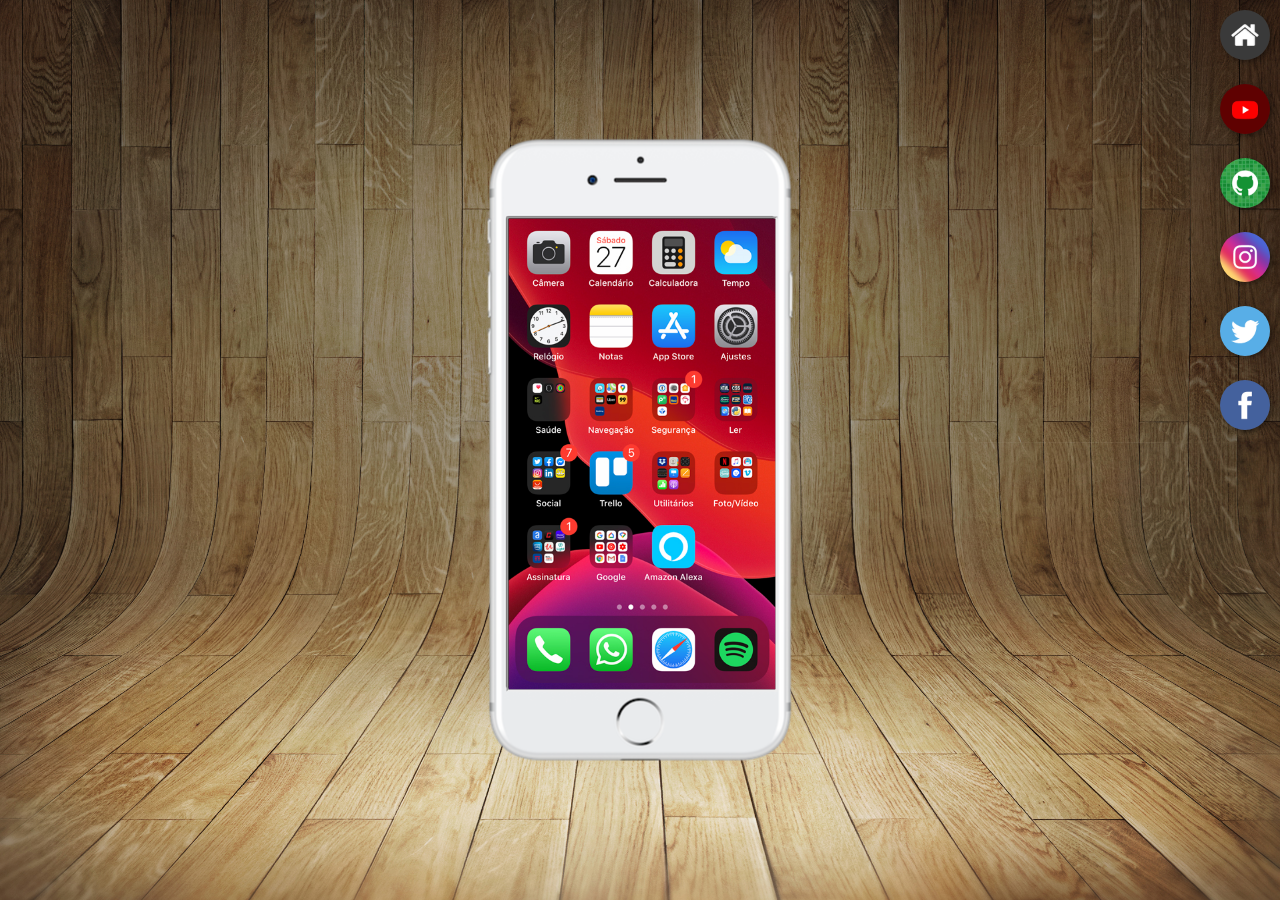
<file: index.html>
<!DOCTYPE html>
<html lang="en">
<head>
  <meta charset="UTF-8">
  <meta http-equiv="X-UA-Compatible" content="IE=edge">
  <meta name="viewport" content="width=device-width, initial-scale=1.0">
  <link rel="stylesheet" href="estilos/style.css">
  <link rel="shortcut icon" href="favicon.ico" type="image/x-icon">
  <title>Projeto Redes Sociais</title>
</head>
<body>
  <main>
    <section id="telefone">

      <iframe src="home.html" name="tela" id="tela">
        <p>Seu navegador não é compatível com isso.</p>
      </iframe>

    </section>

    <section id="redes-sociais">
      <a href="home.html" target="tela"><img src="imagens/logo-home.jpg" alt="Home"></a><br>
      <a href="youtube.html" target="tela"><img src="imagens/logo-youtube.jpg" alt="YouTube"></a><br>
      <a href="github.html" target="tela"><img src="imagens/logo-github.jpg" alt="GitHub"></a><br>
      <a href="instagram.html" target="tela"><img src="imagens/logo-instagram.jpg" alt="Instagram"></a><br>
      <a href="twitter.html" target="tela"><img src="imagens/logo-twitter.jpg" alt="Twitter"></a><br>
      <a href="facebook.html" target="tela"><img src="imagens/logo-facebook.jpg" alt="Facebook"></a>
    </section>
  </main>
</body>
</html>
</file>
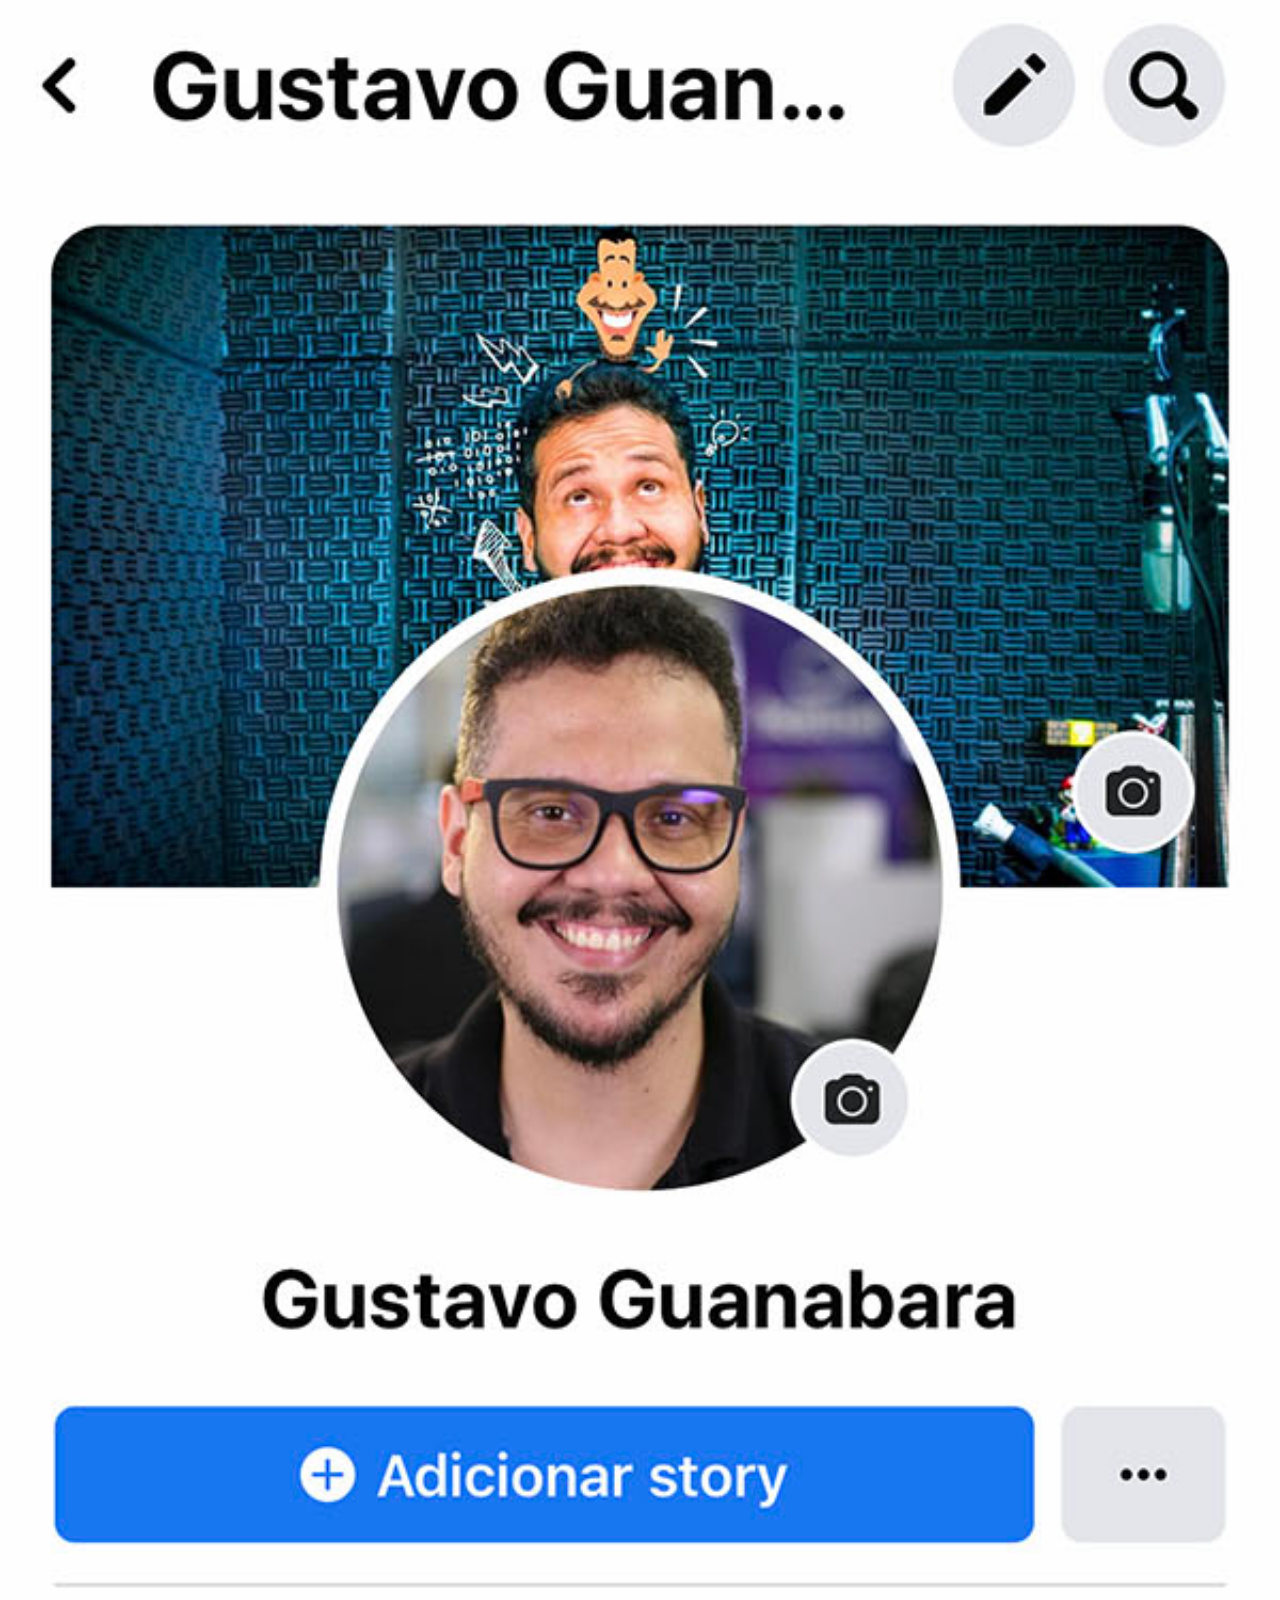
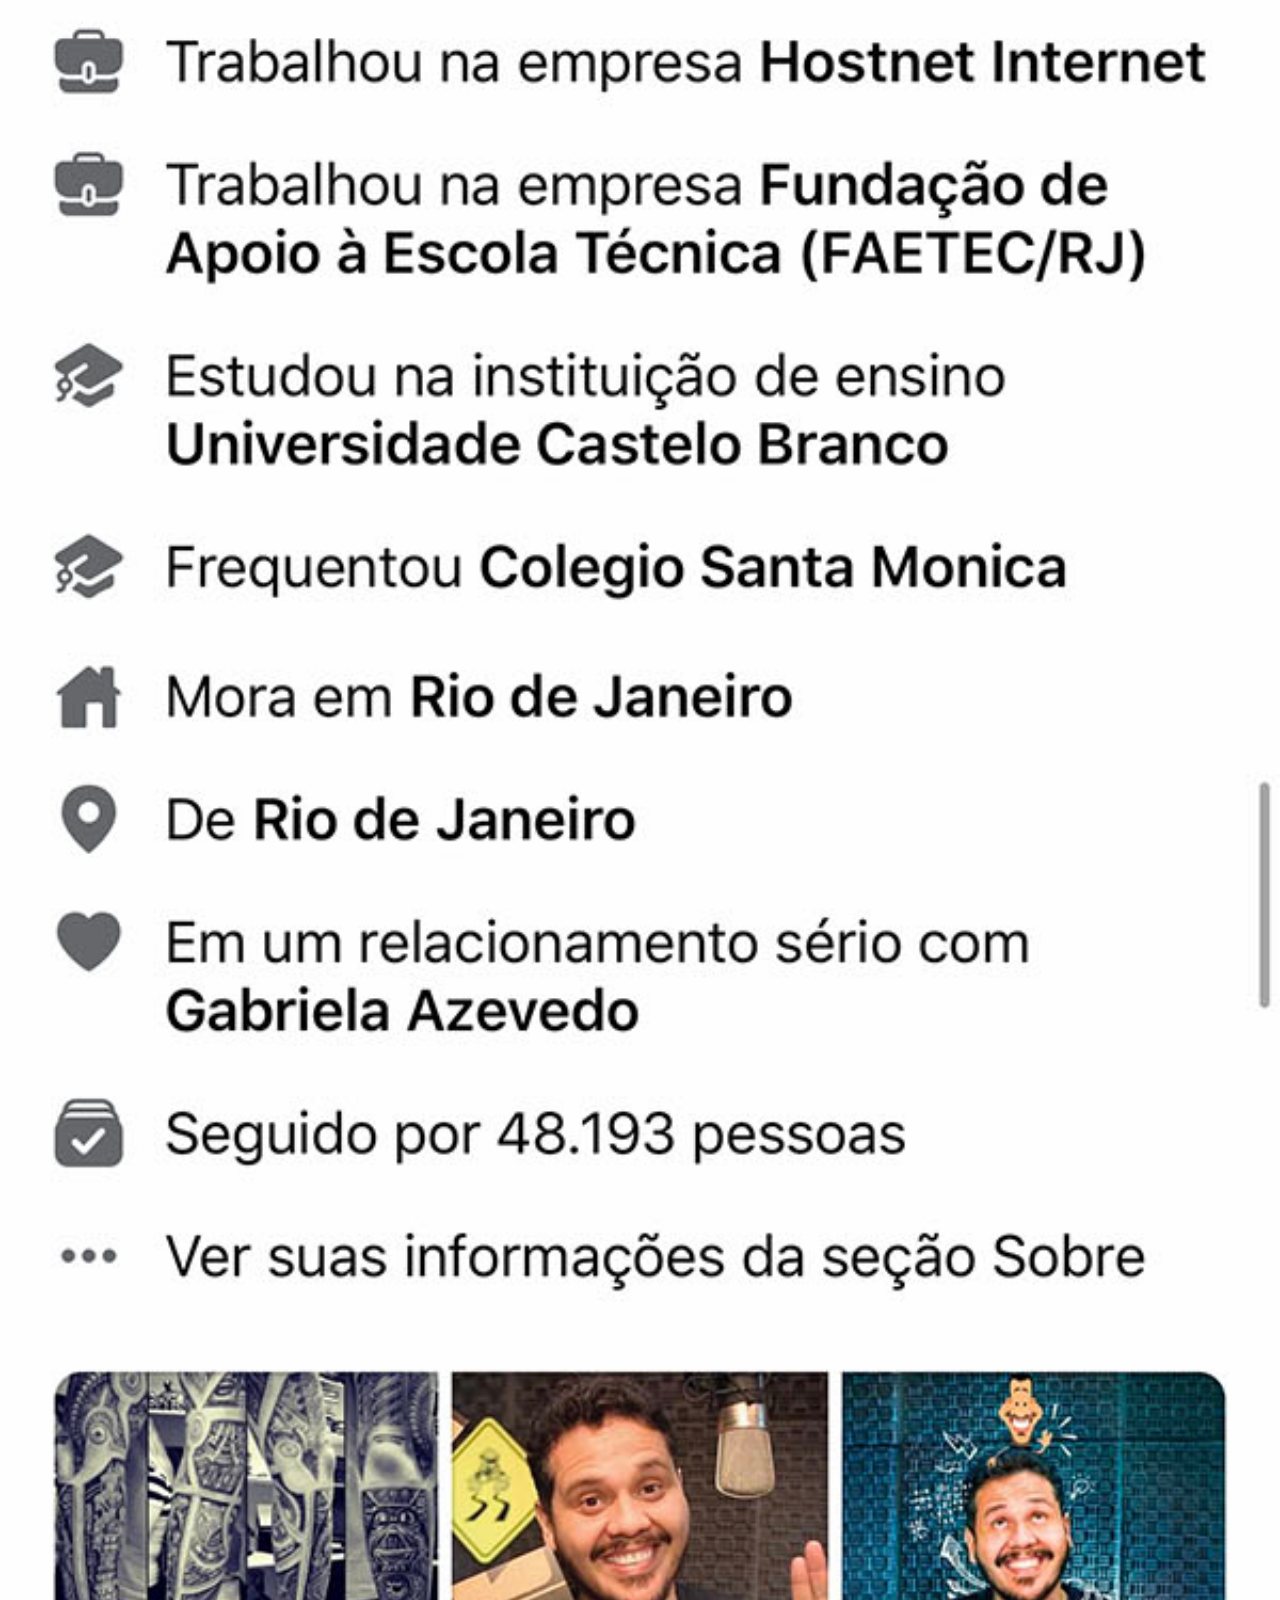
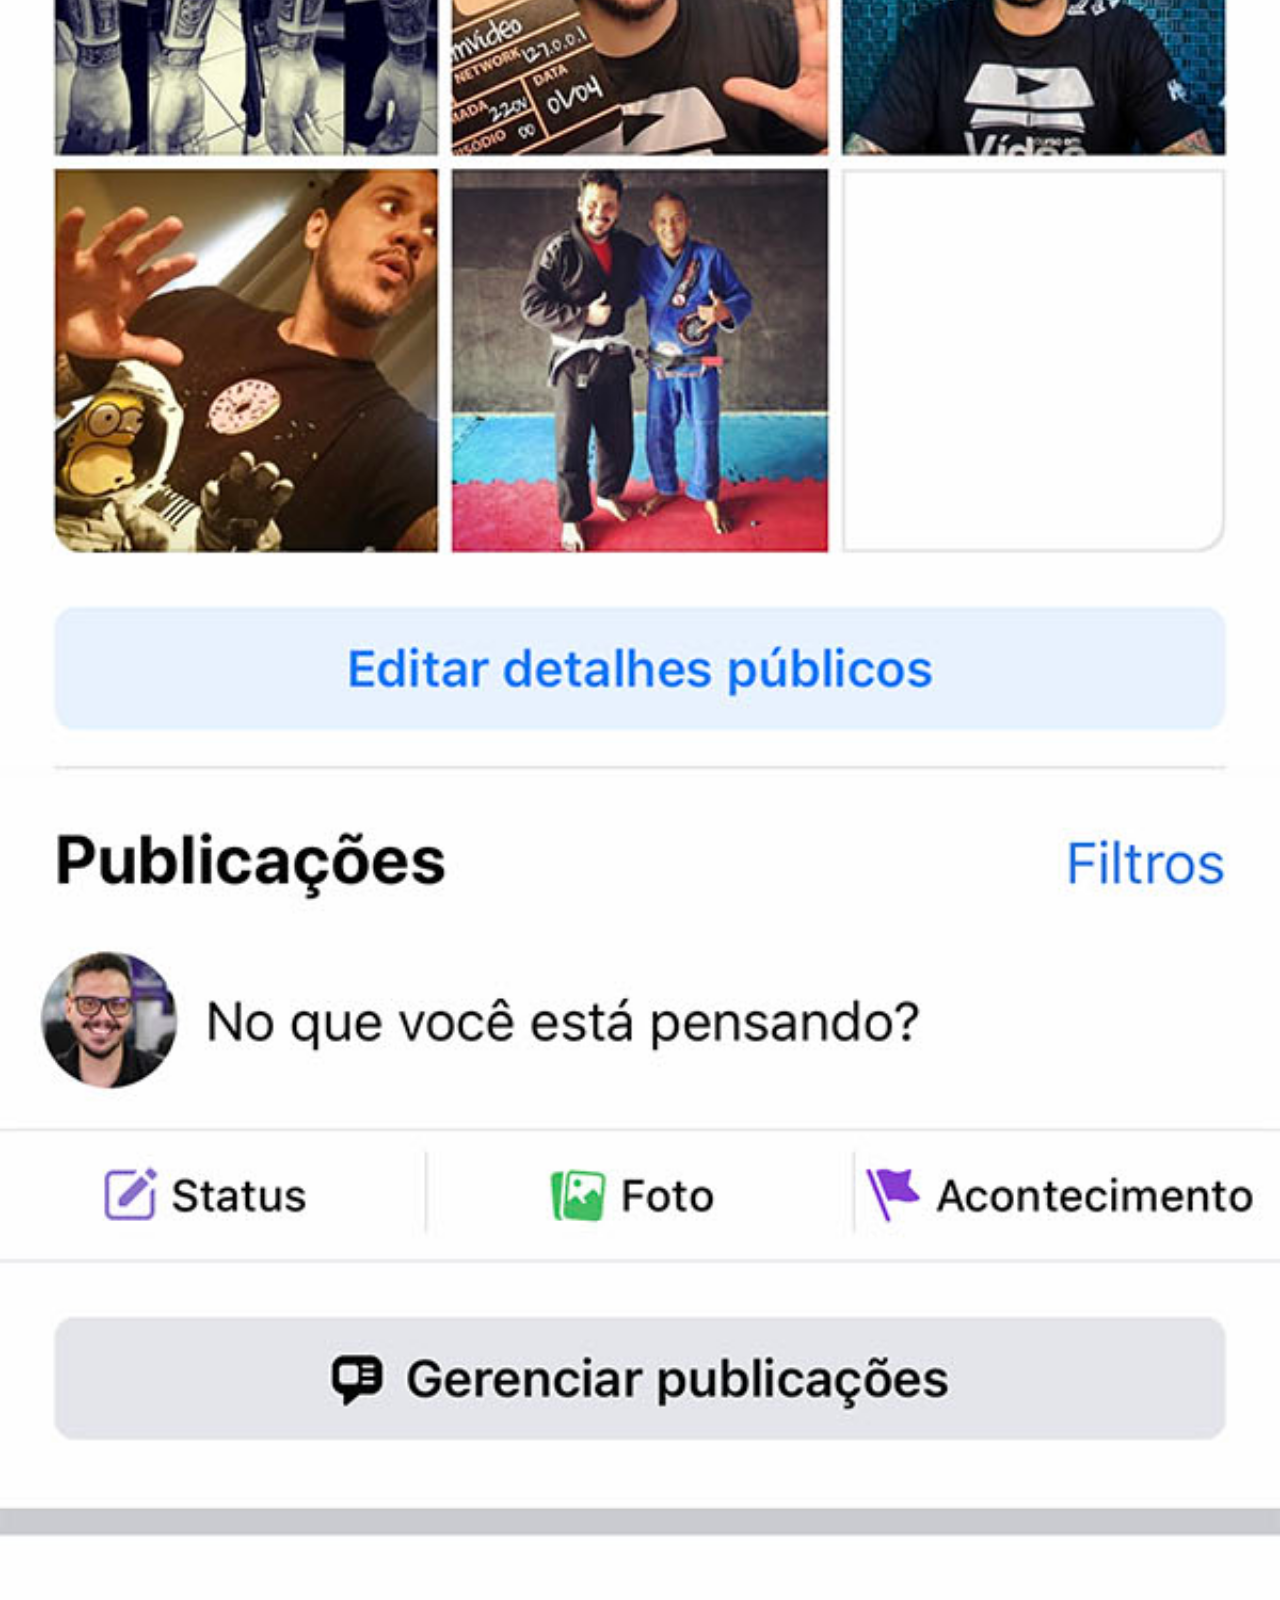
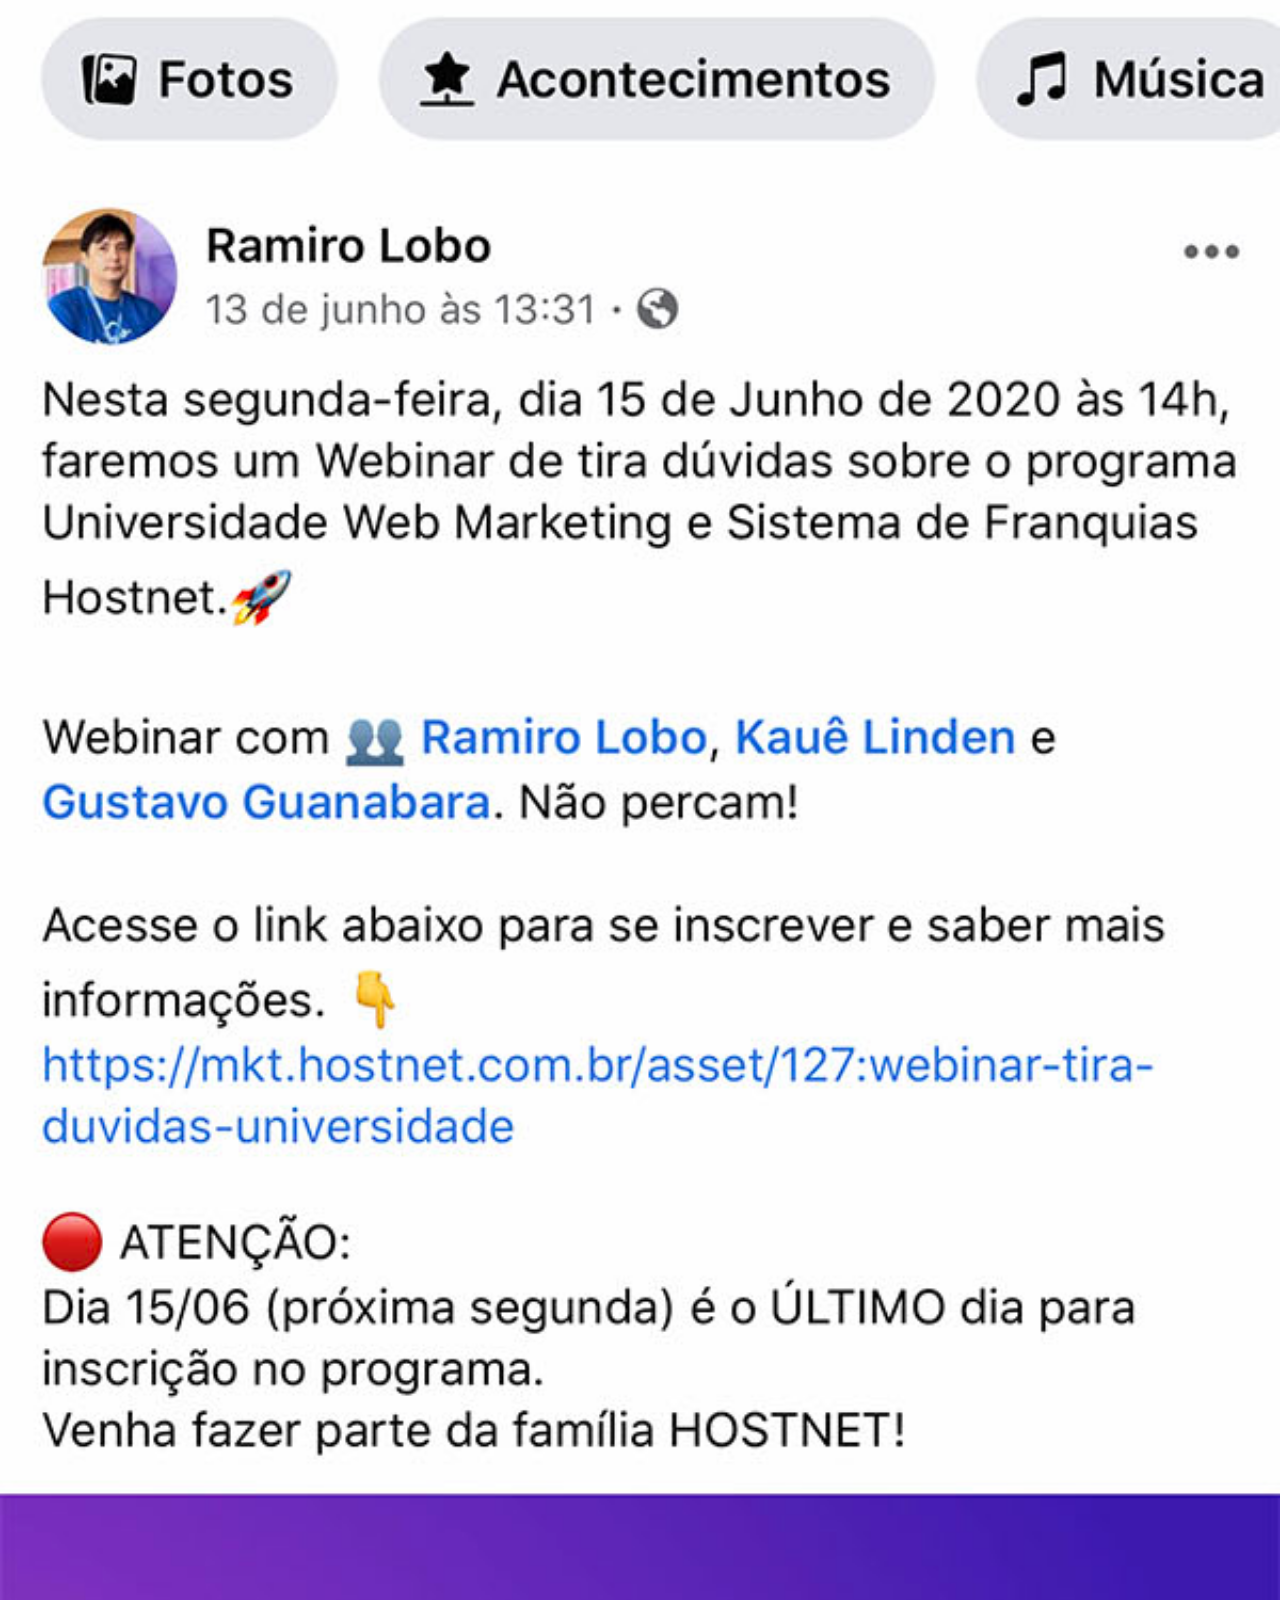
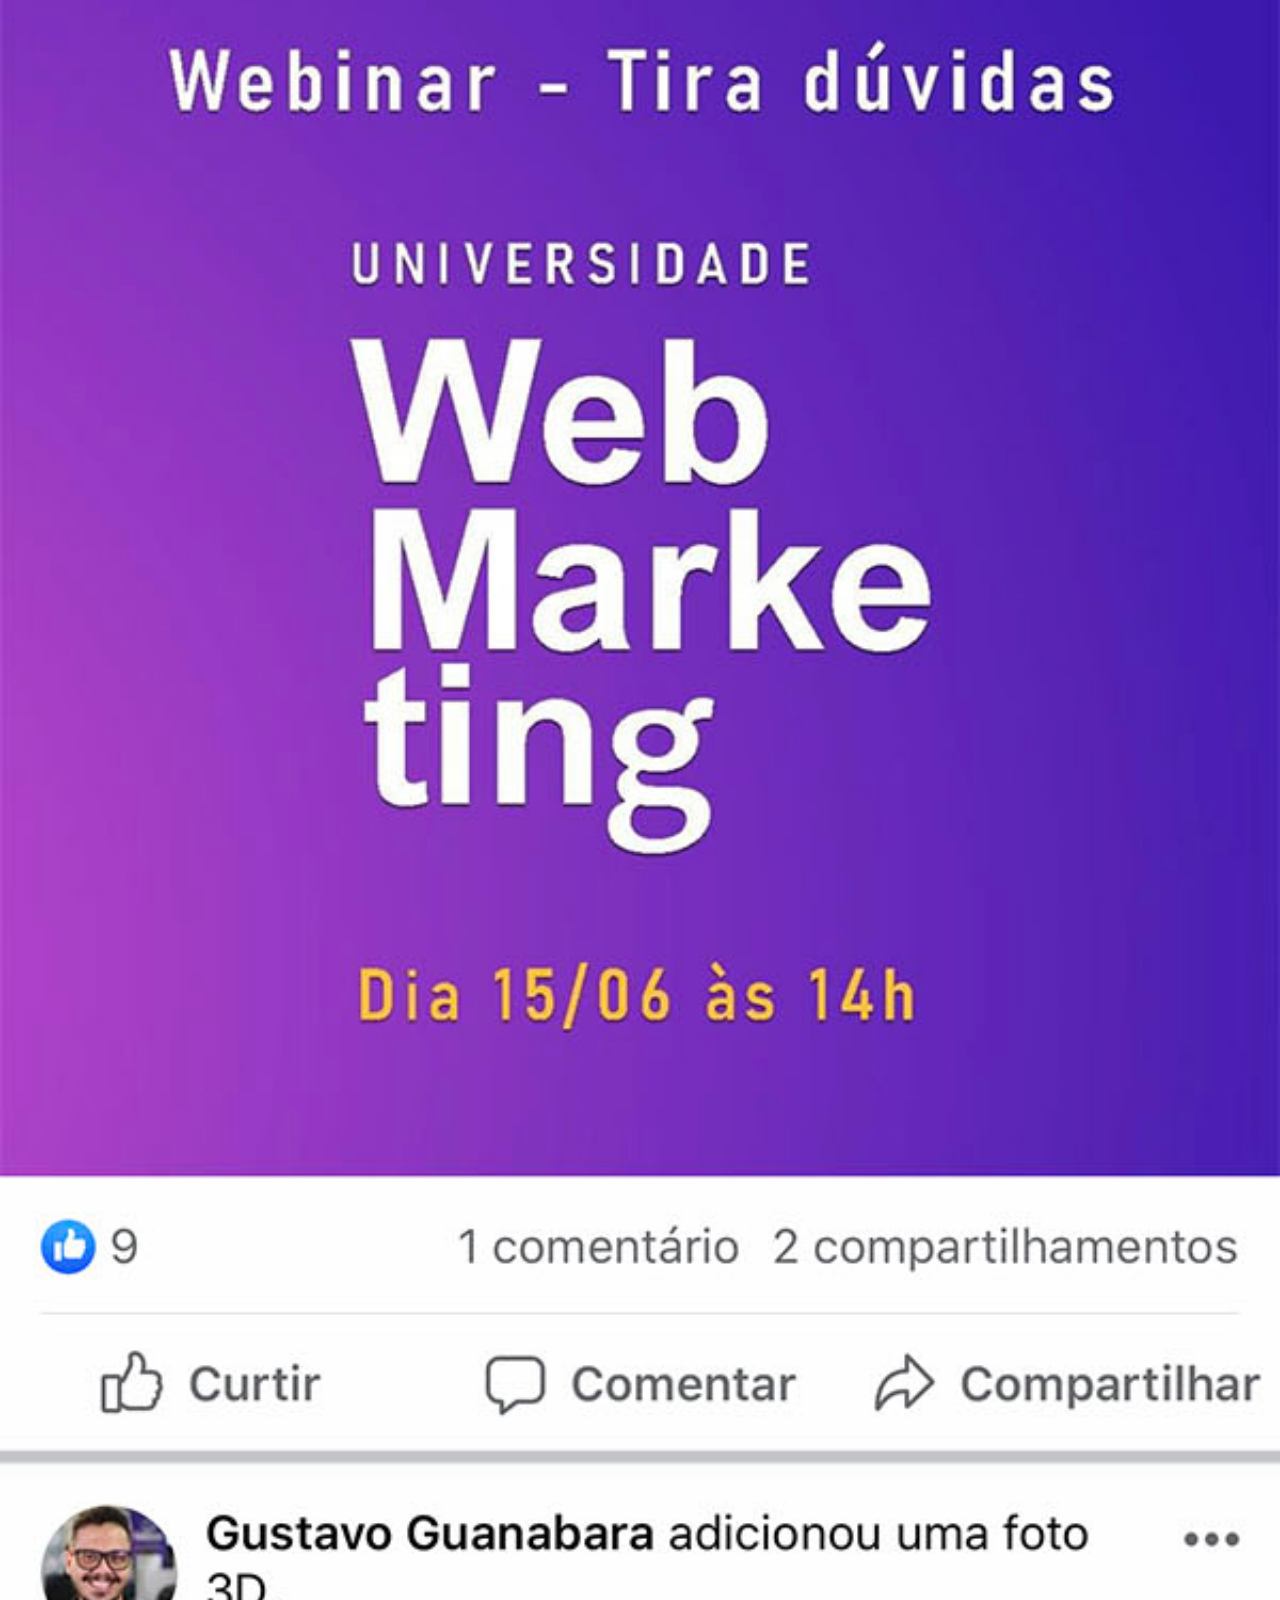
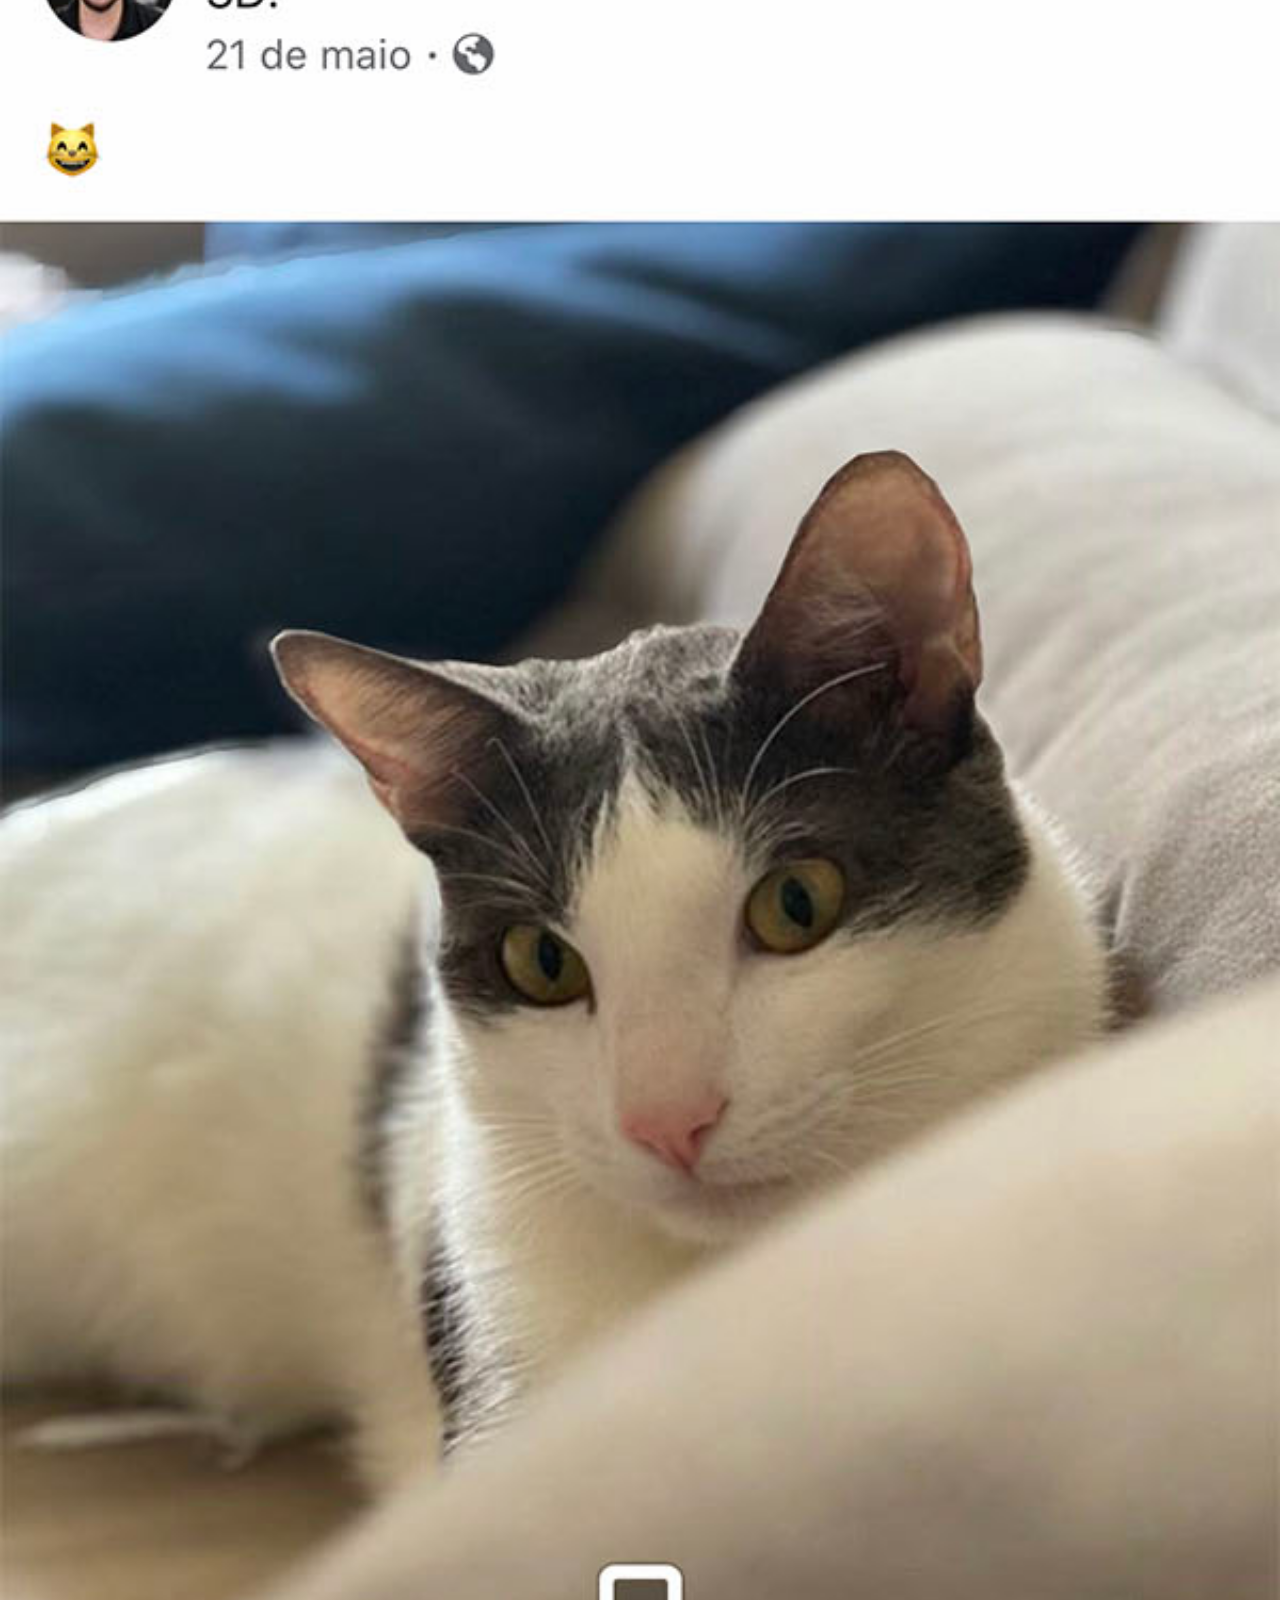
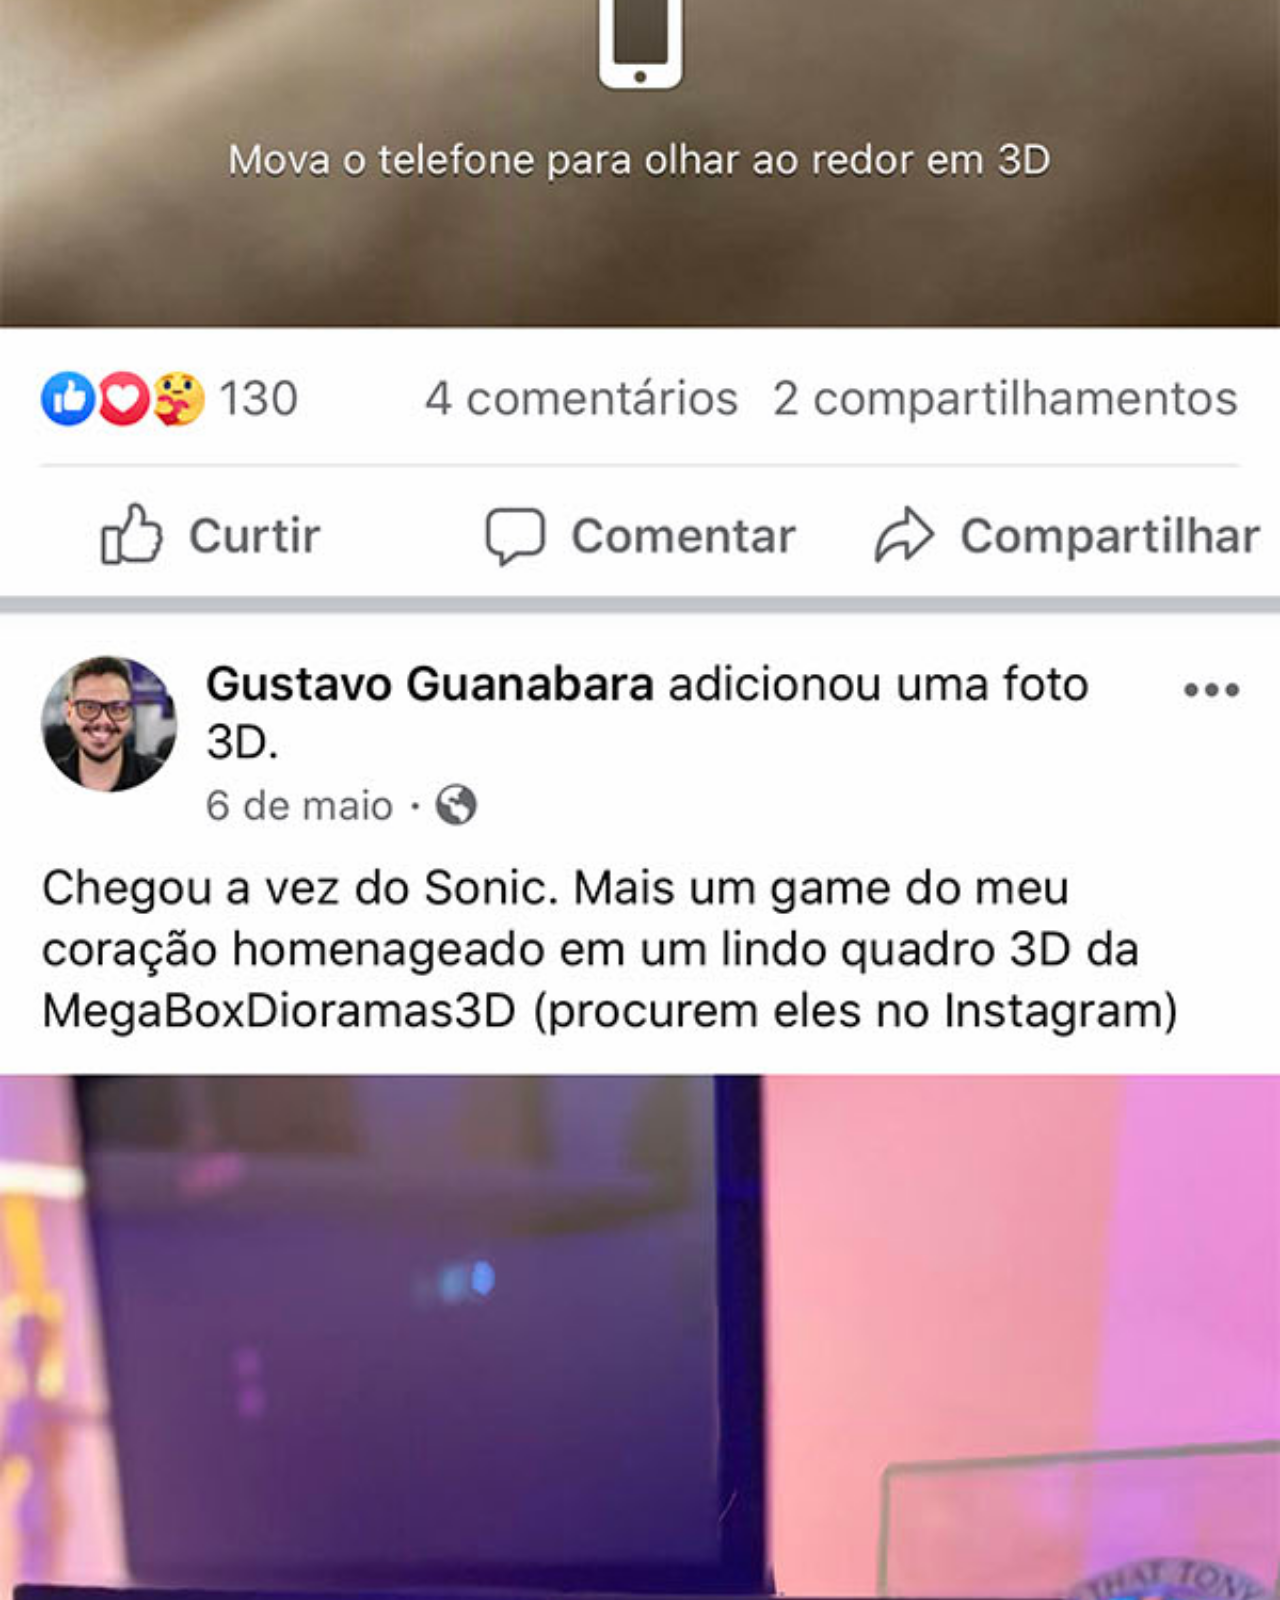
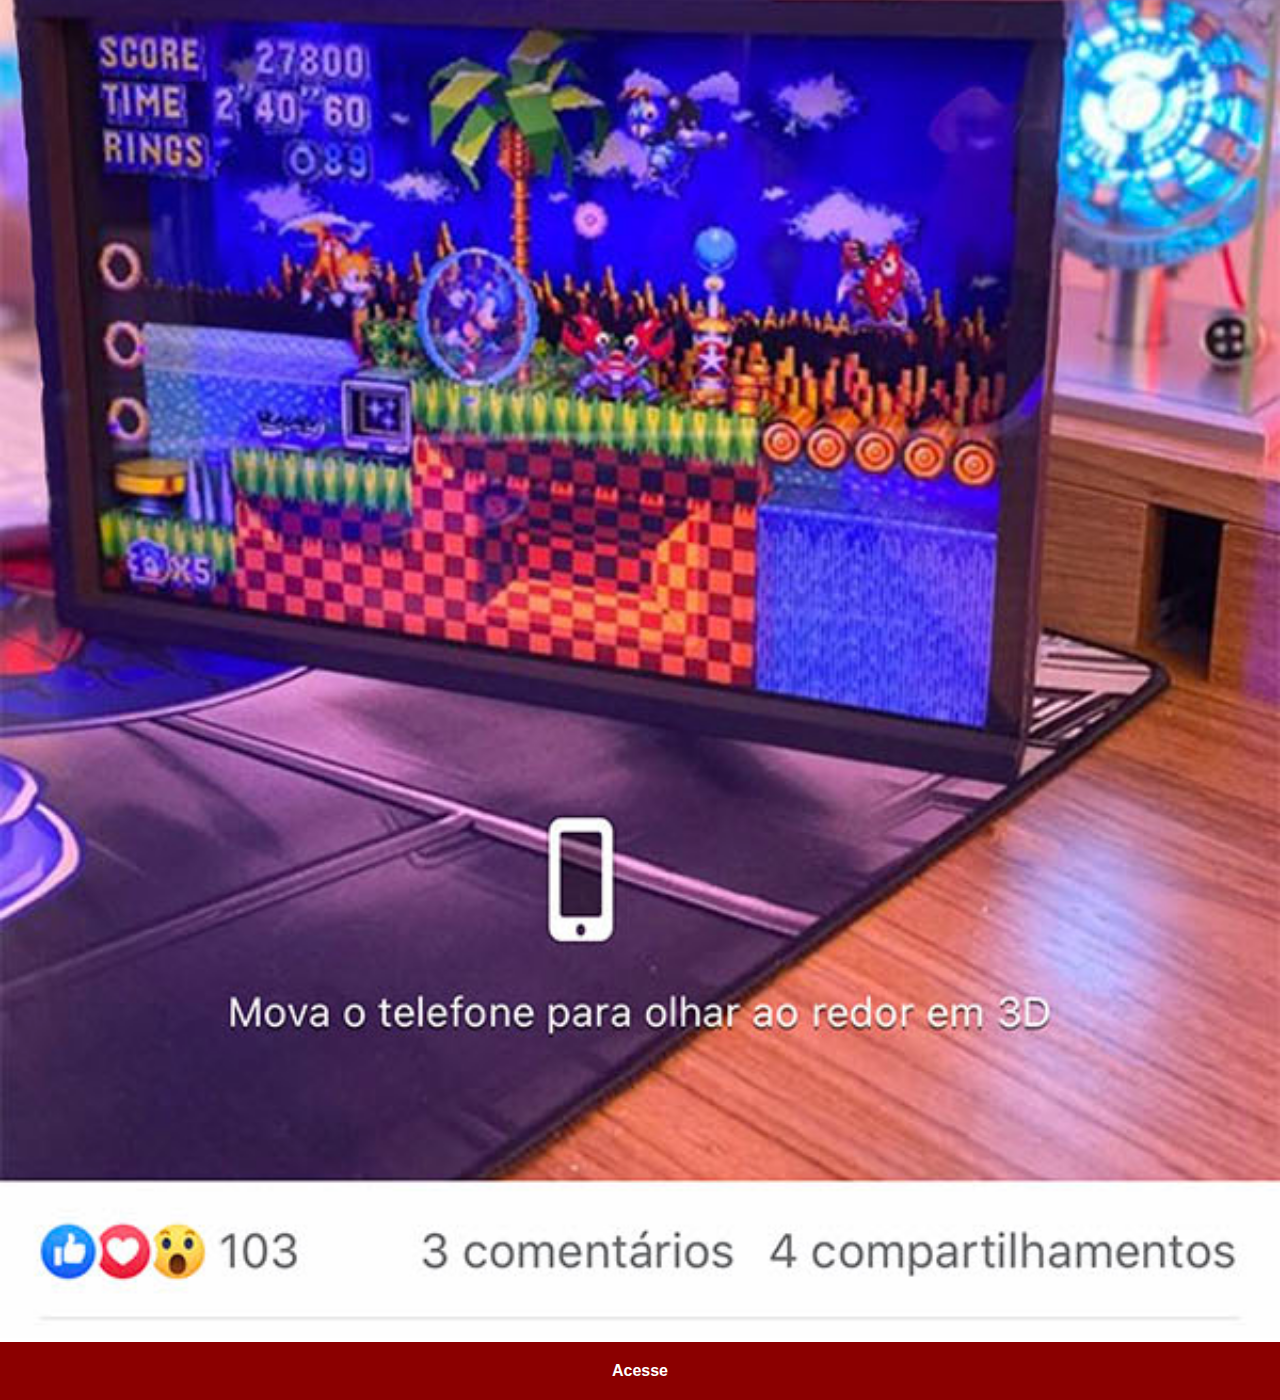
<file: facebook.html>
<!DOCTYPE html>
<html lang="en">
<head>
    <meta charset="UTF-8">
    <meta http-equiv="X-UA-Compatible" content="IE=edge">
    <meta name="viewport" content="width=device-width, initial-scale=1.0">
    <title>Facebook</title>
    <link rel="stylesheet" href="estilos/social.css">
</head>
<body>
    <img src="imagens/tela-facebook.jpg" alt="Facebook">
    <a href="https://www.facebook.com/gustavoguanabara" target="_blank">Acesse</a>
</body>
</html>
</file>
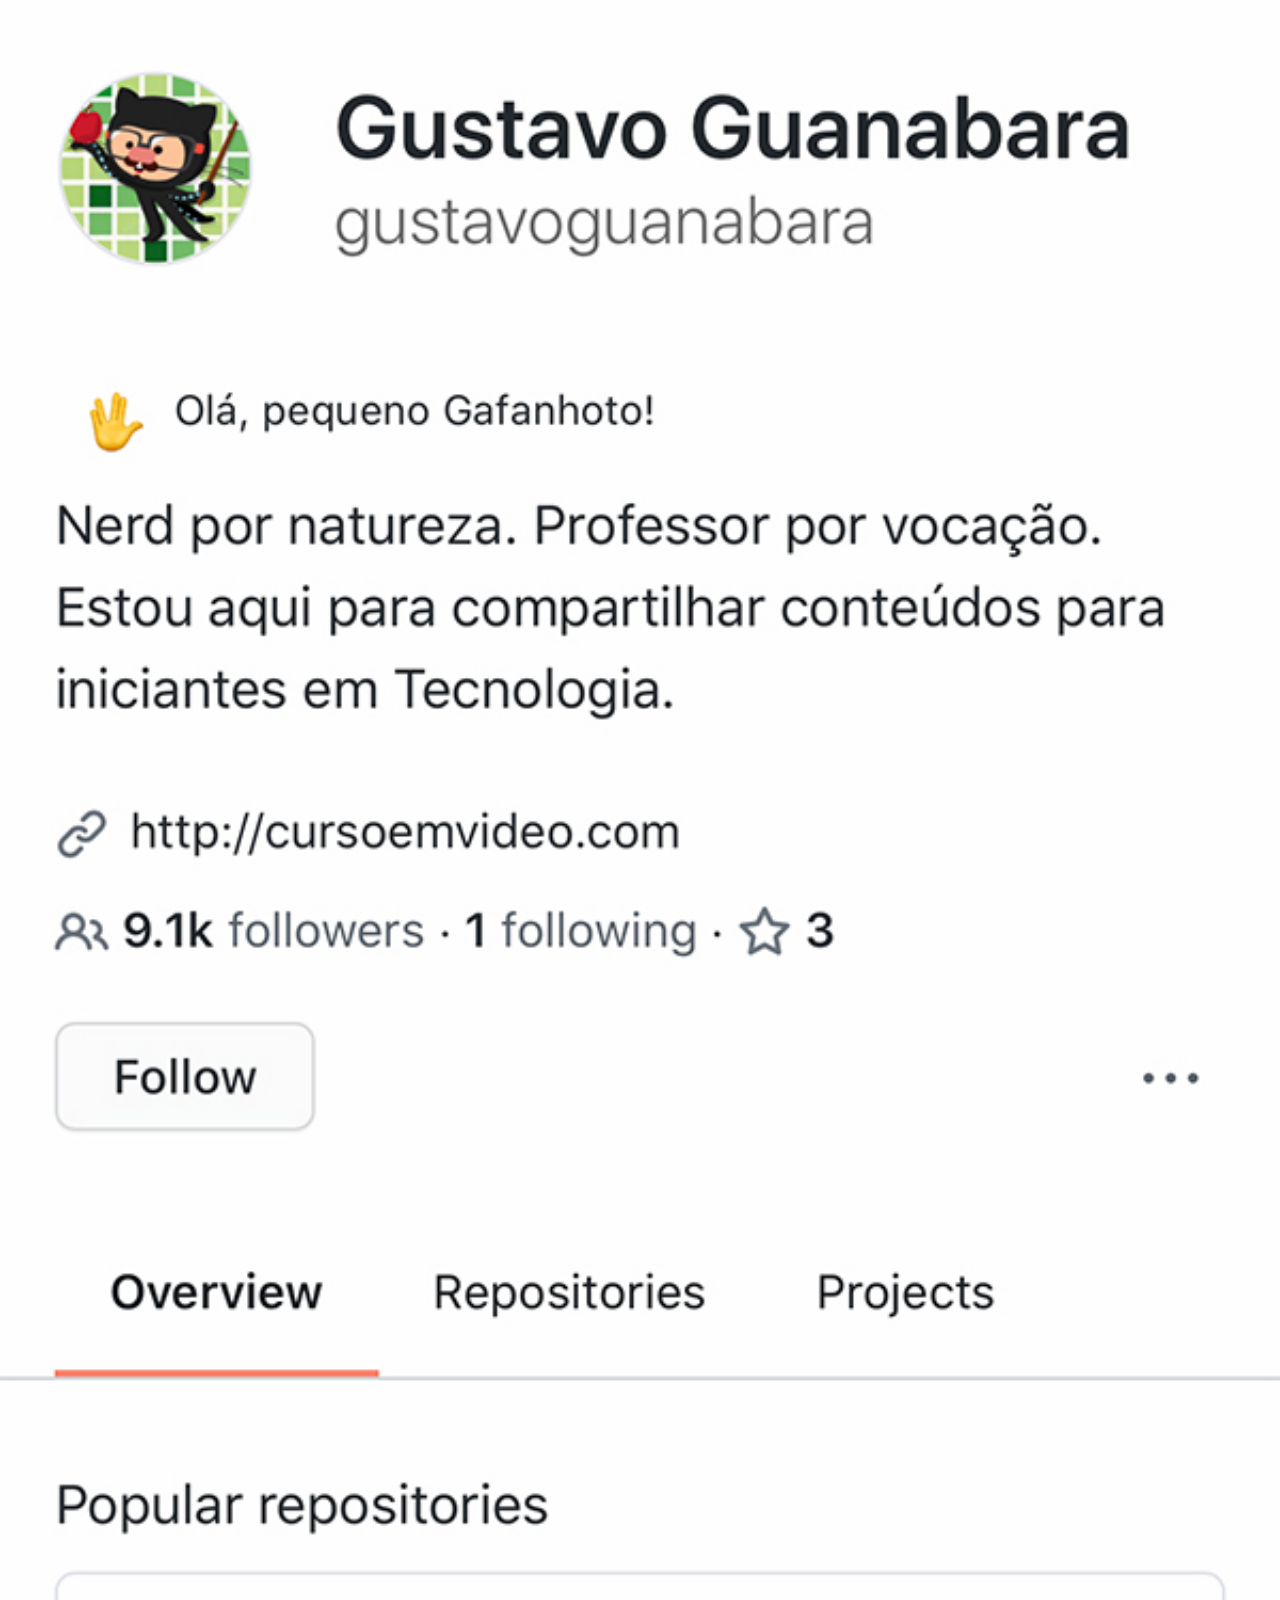
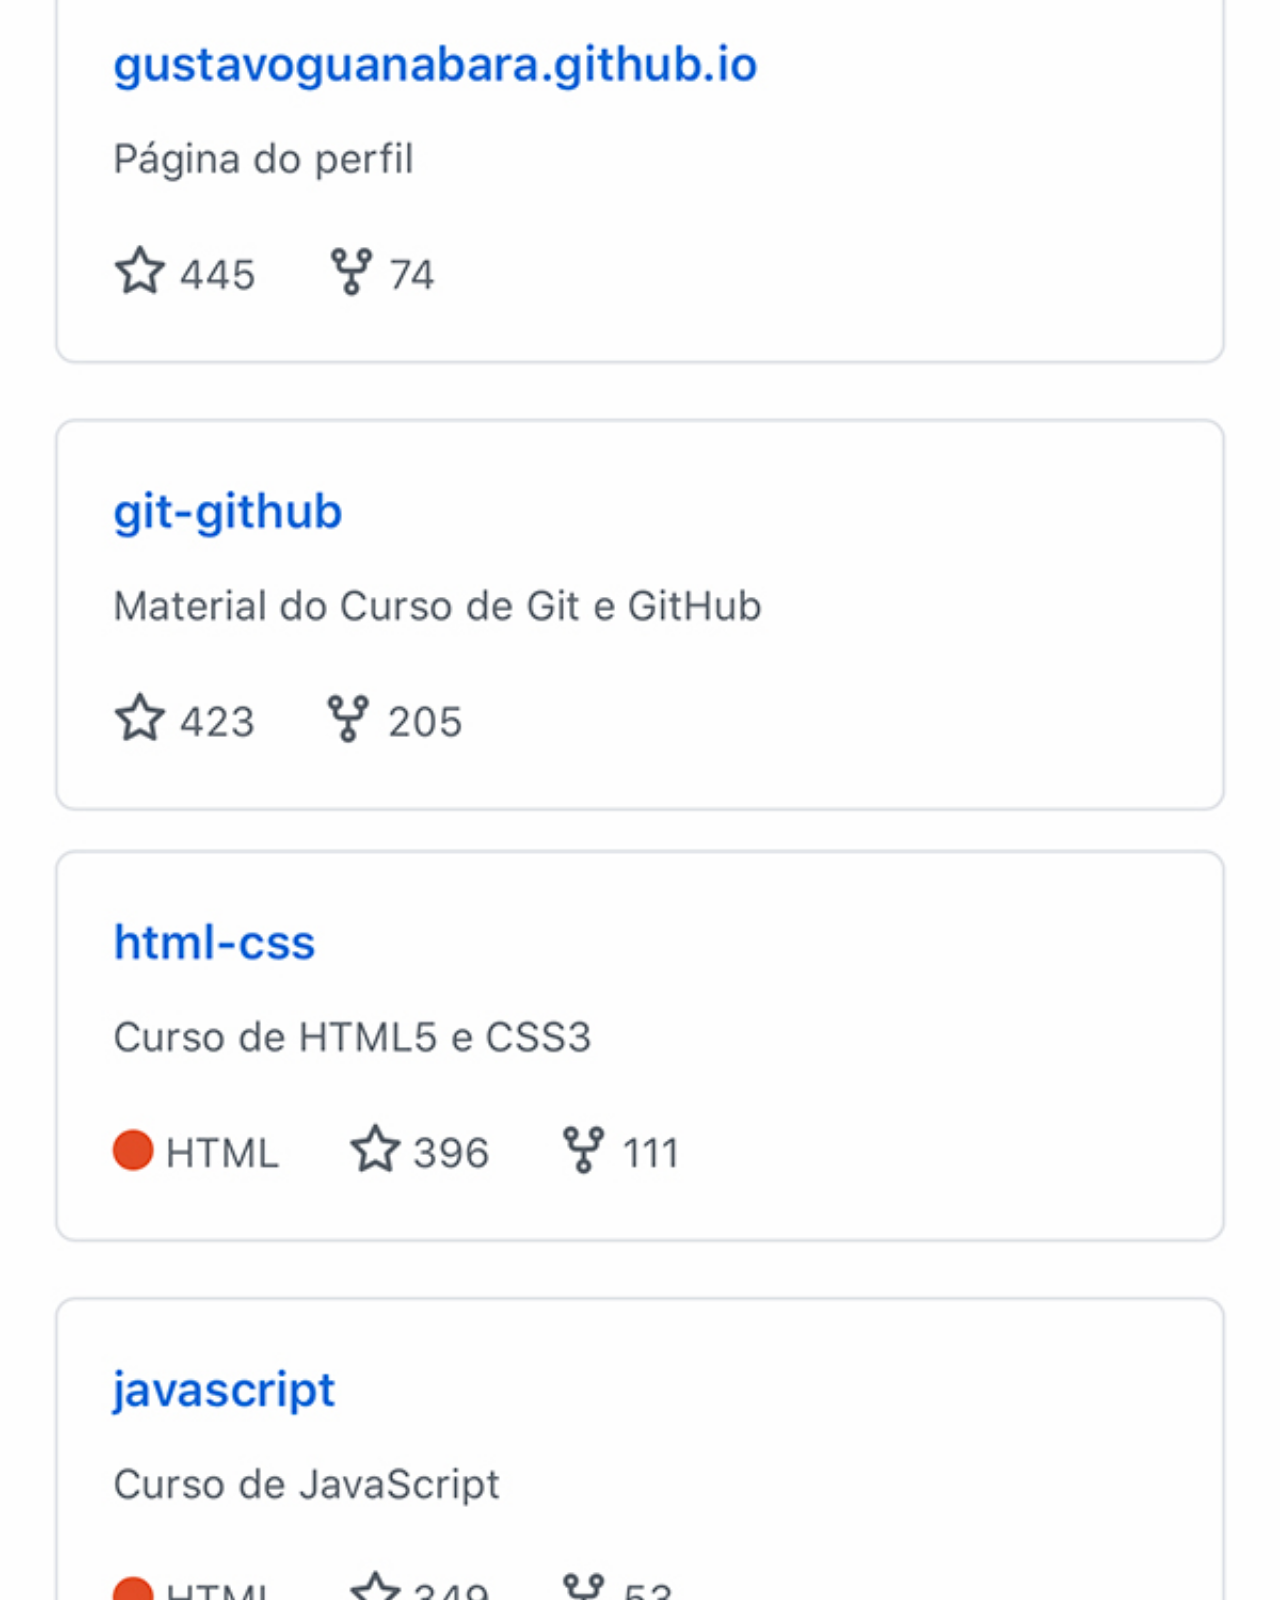
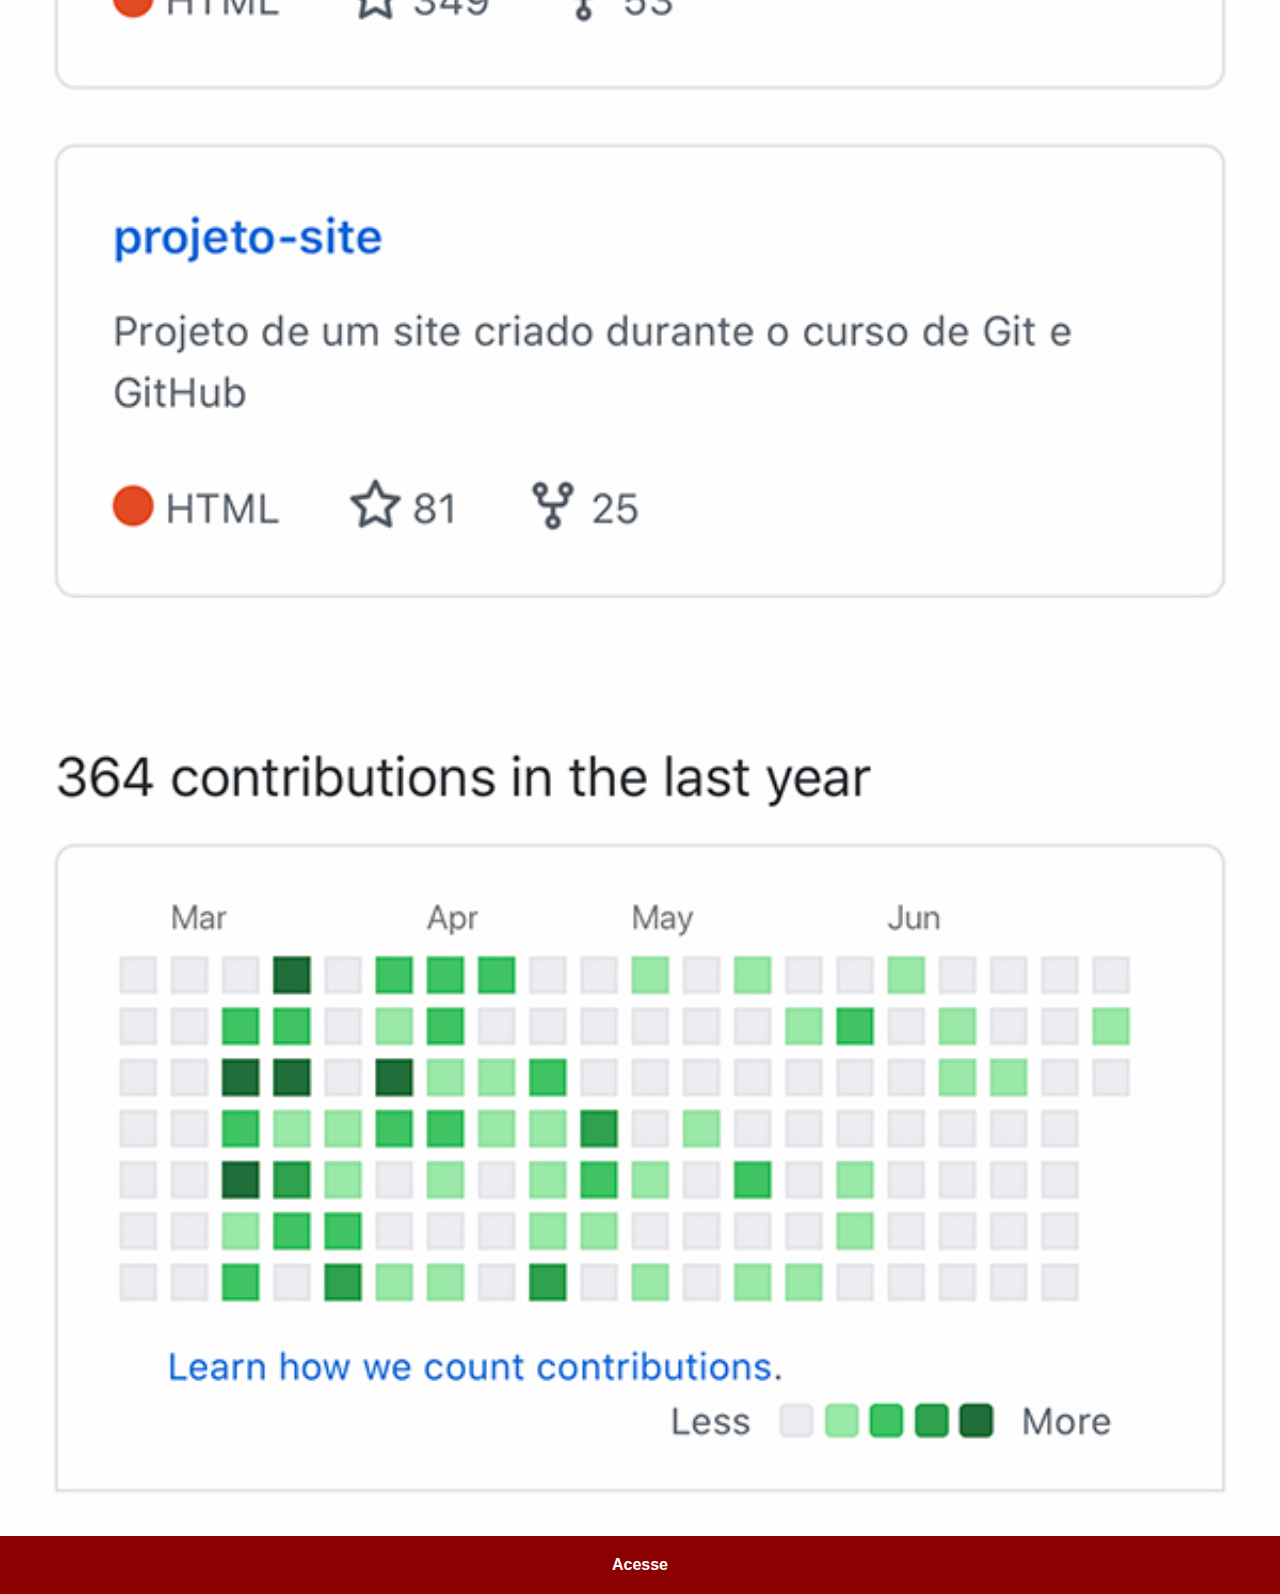
<file: github.html>
<!DOCTYPE html>
<html lang="en">
<head>
    <meta charset="UTF-8">
    <meta http-equiv="X-UA-Compatible" content="IE=edge">
    <meta name="viewport" content="width=device-width, initial-scale=1.0">
    <title>Github</title>
    <link rel="stylesheet" href="estilos/social.css">
</head>
<body>
    <img src="imagens/tela-github.jpg" alt="Github">
    <a href="https://github.com/gustavoguanabara" target="_blank">Acesse</a>
</body>
</html>
</file>
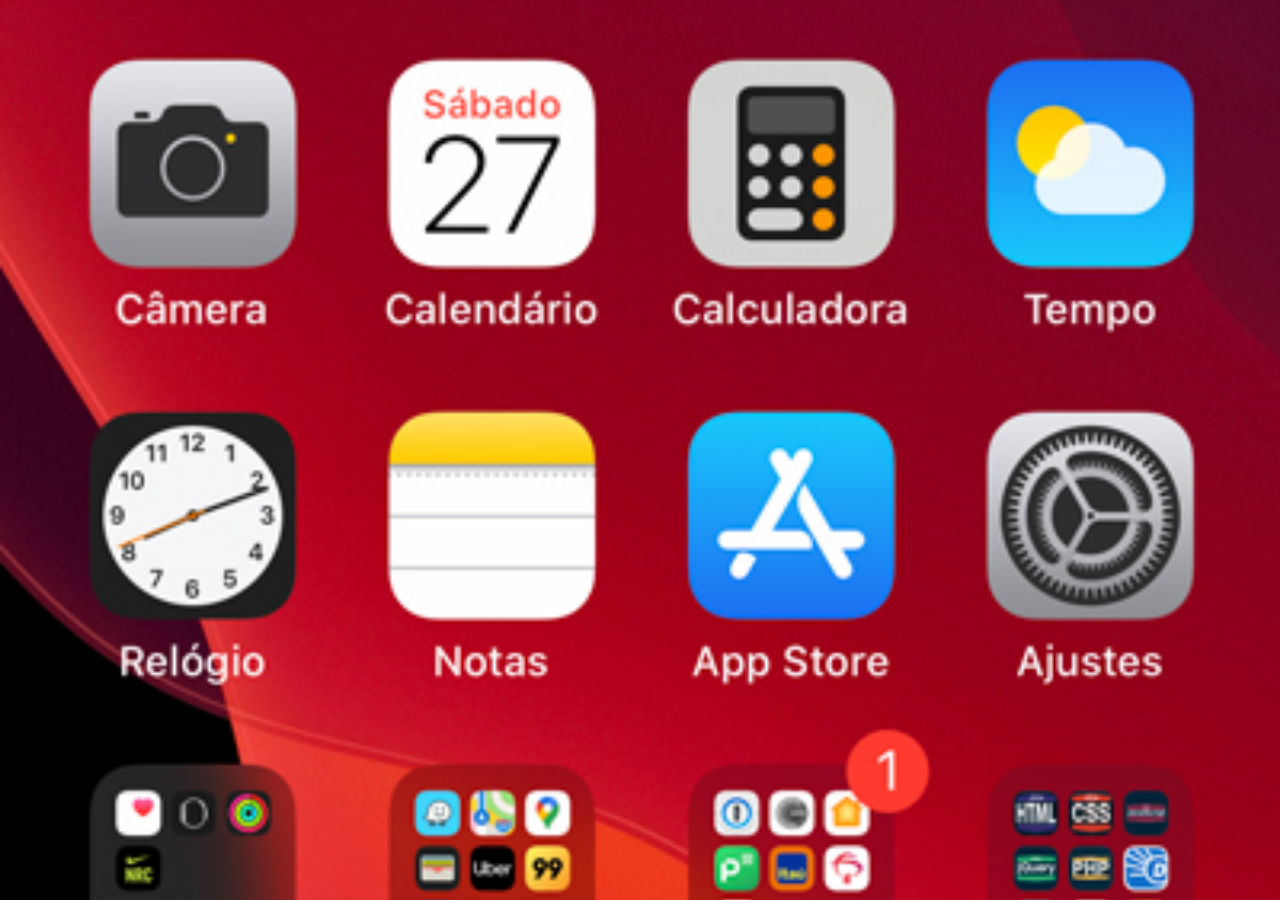
<file: home.html>
<!DOCTYPE html>
<html lang="en">
<head>
    <meta charset="UTF-8">
    <meta http-equiv="X-UA-Compatible" content="IE=edge">
    <meta name="viewport" content="width=device-width, initial-scale=1.0">
    <title>Home</title>
    <style>
        * {
            margin: 0px;
            padding: 0px;
        }   

        body {
            width: 100vw;
            height: 100vh;
            background: black url('imagens/tela-home.jpg') no-repeat top center;
            background-size: cover;
        }
    </style>
</head>
<body>
    
</body>
</html>
</file>
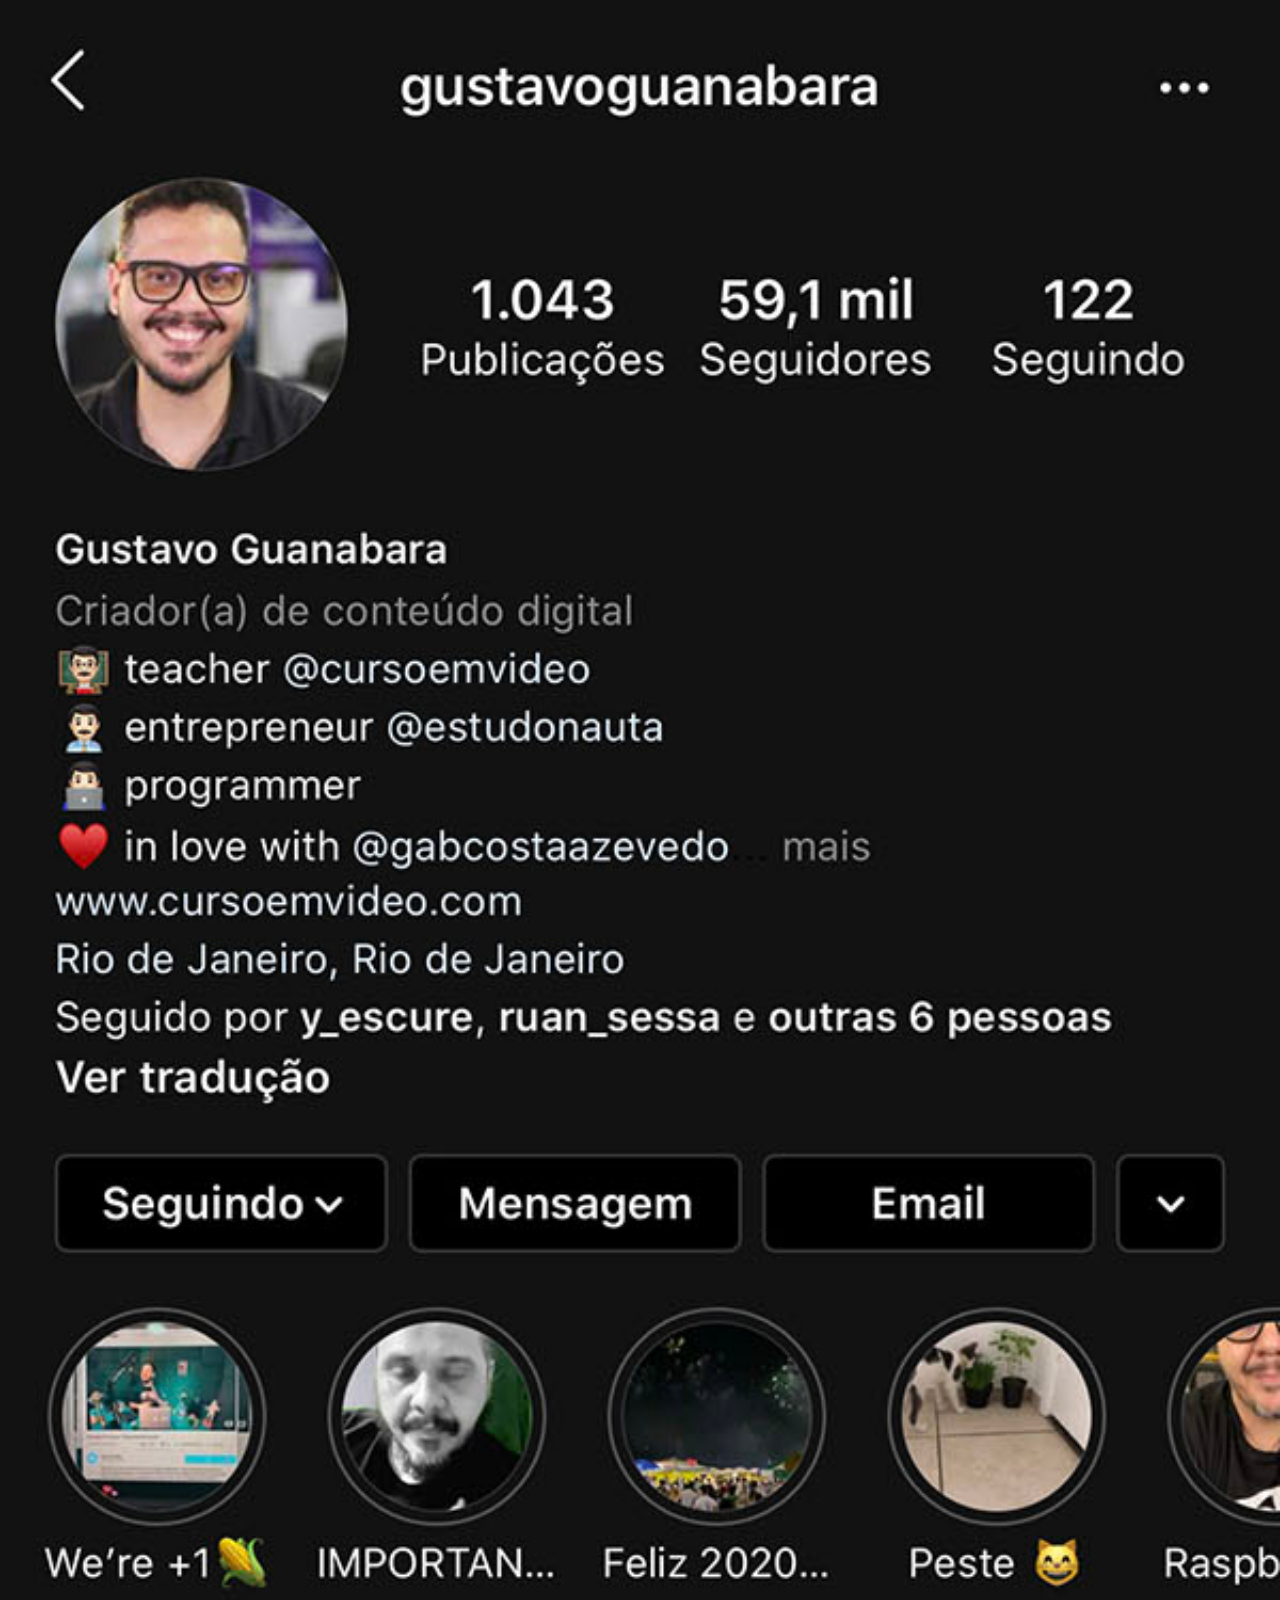
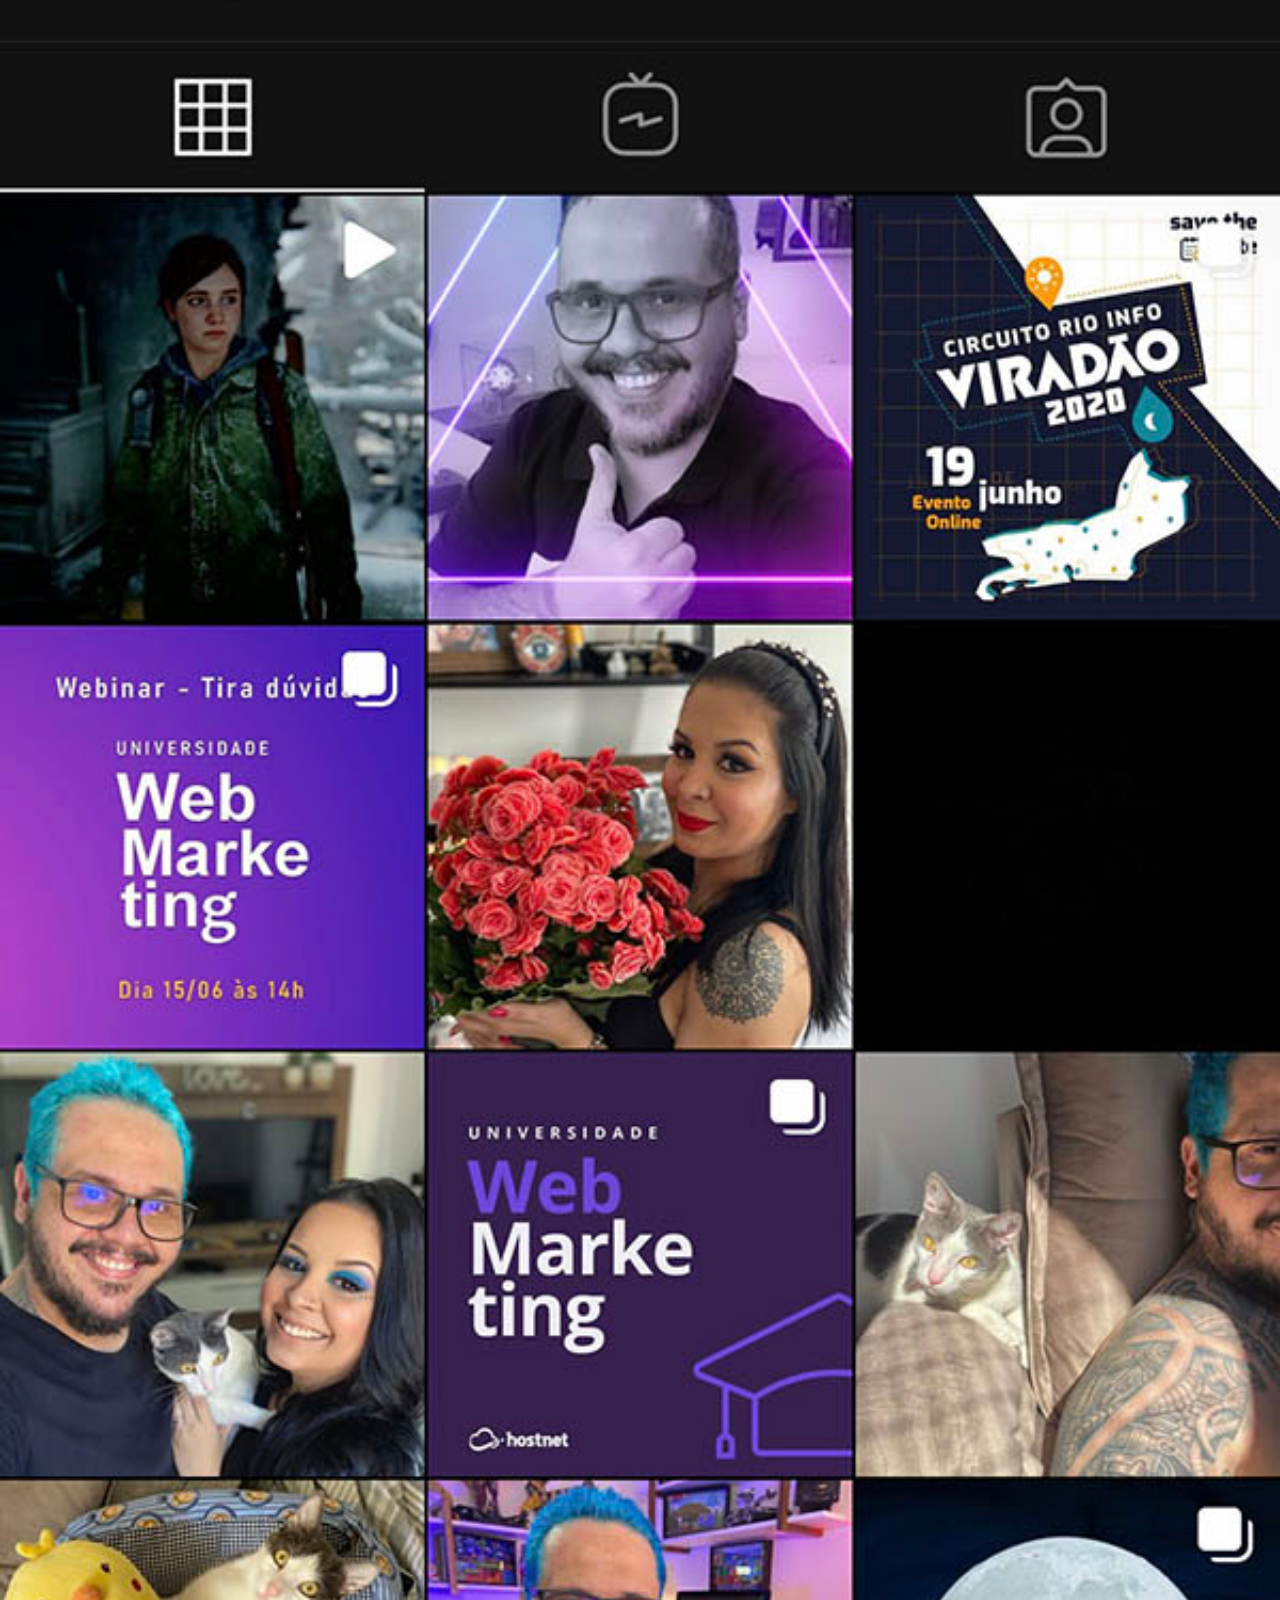
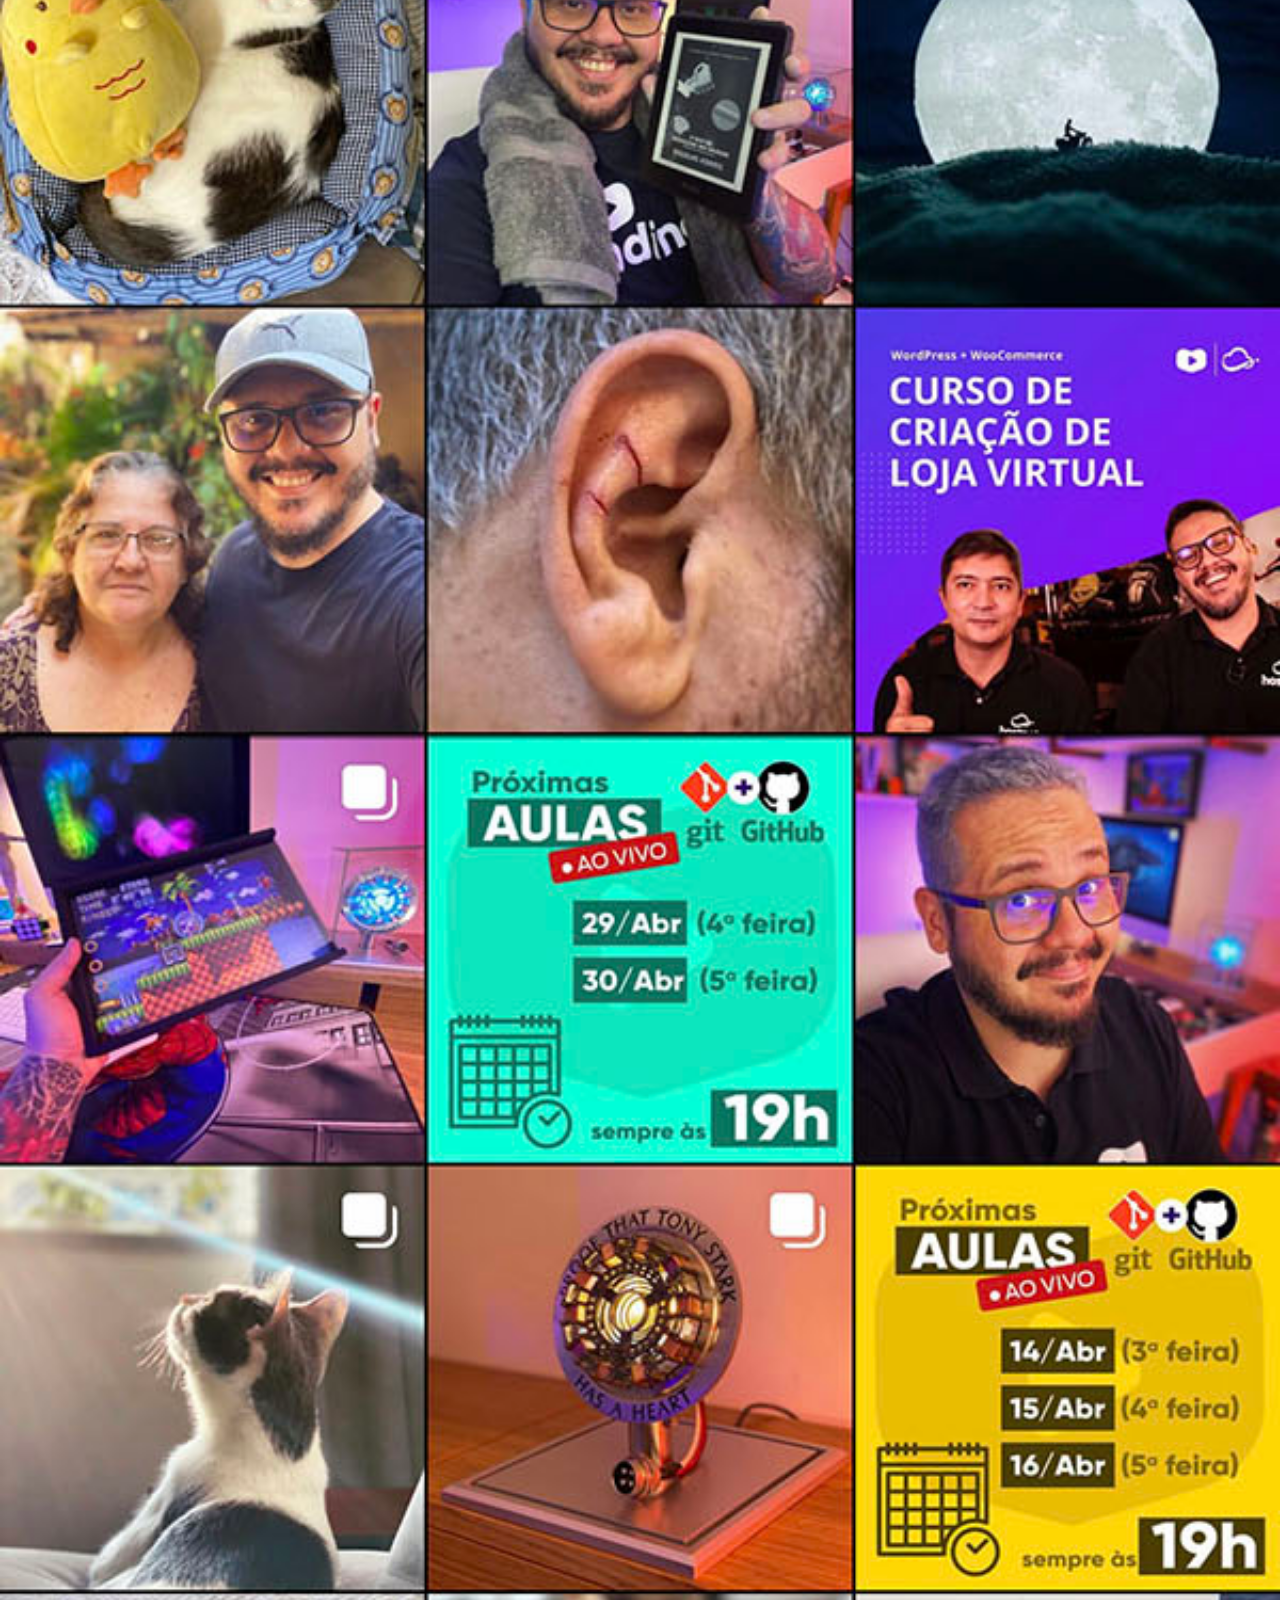
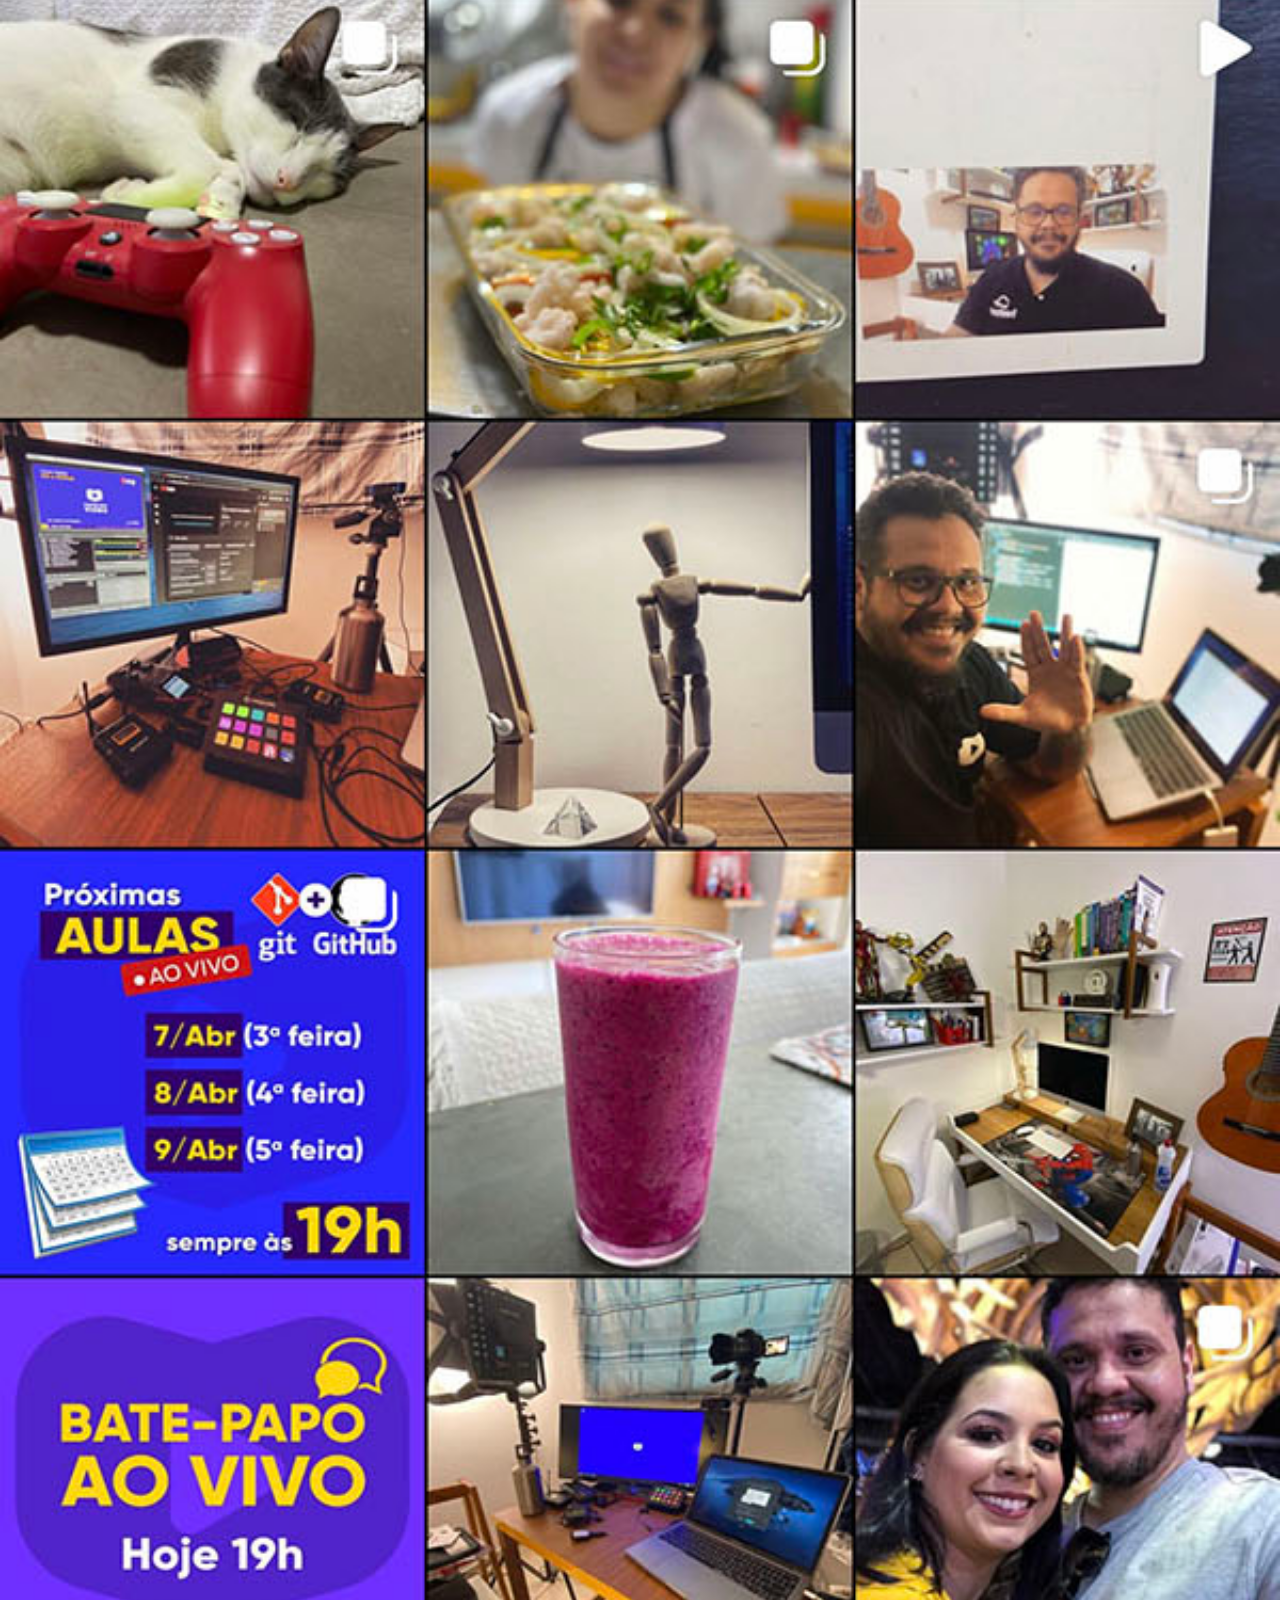
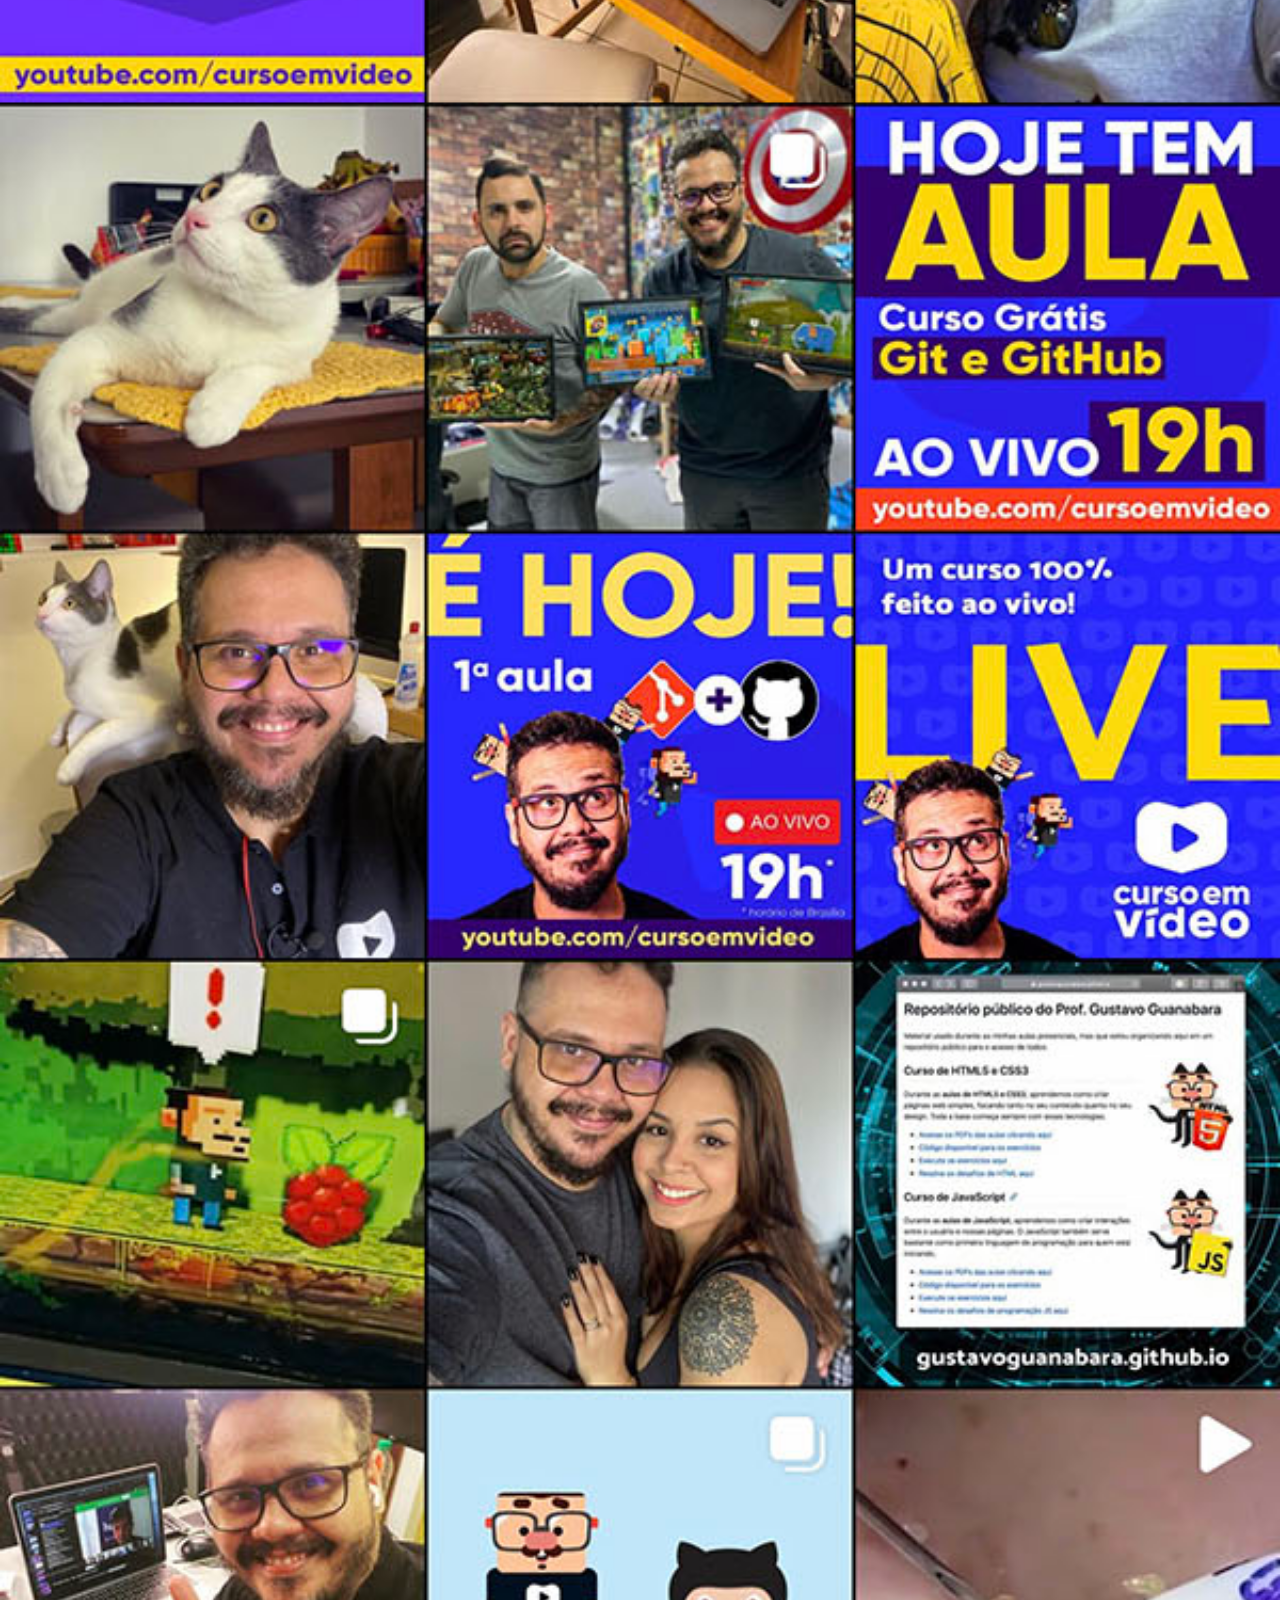
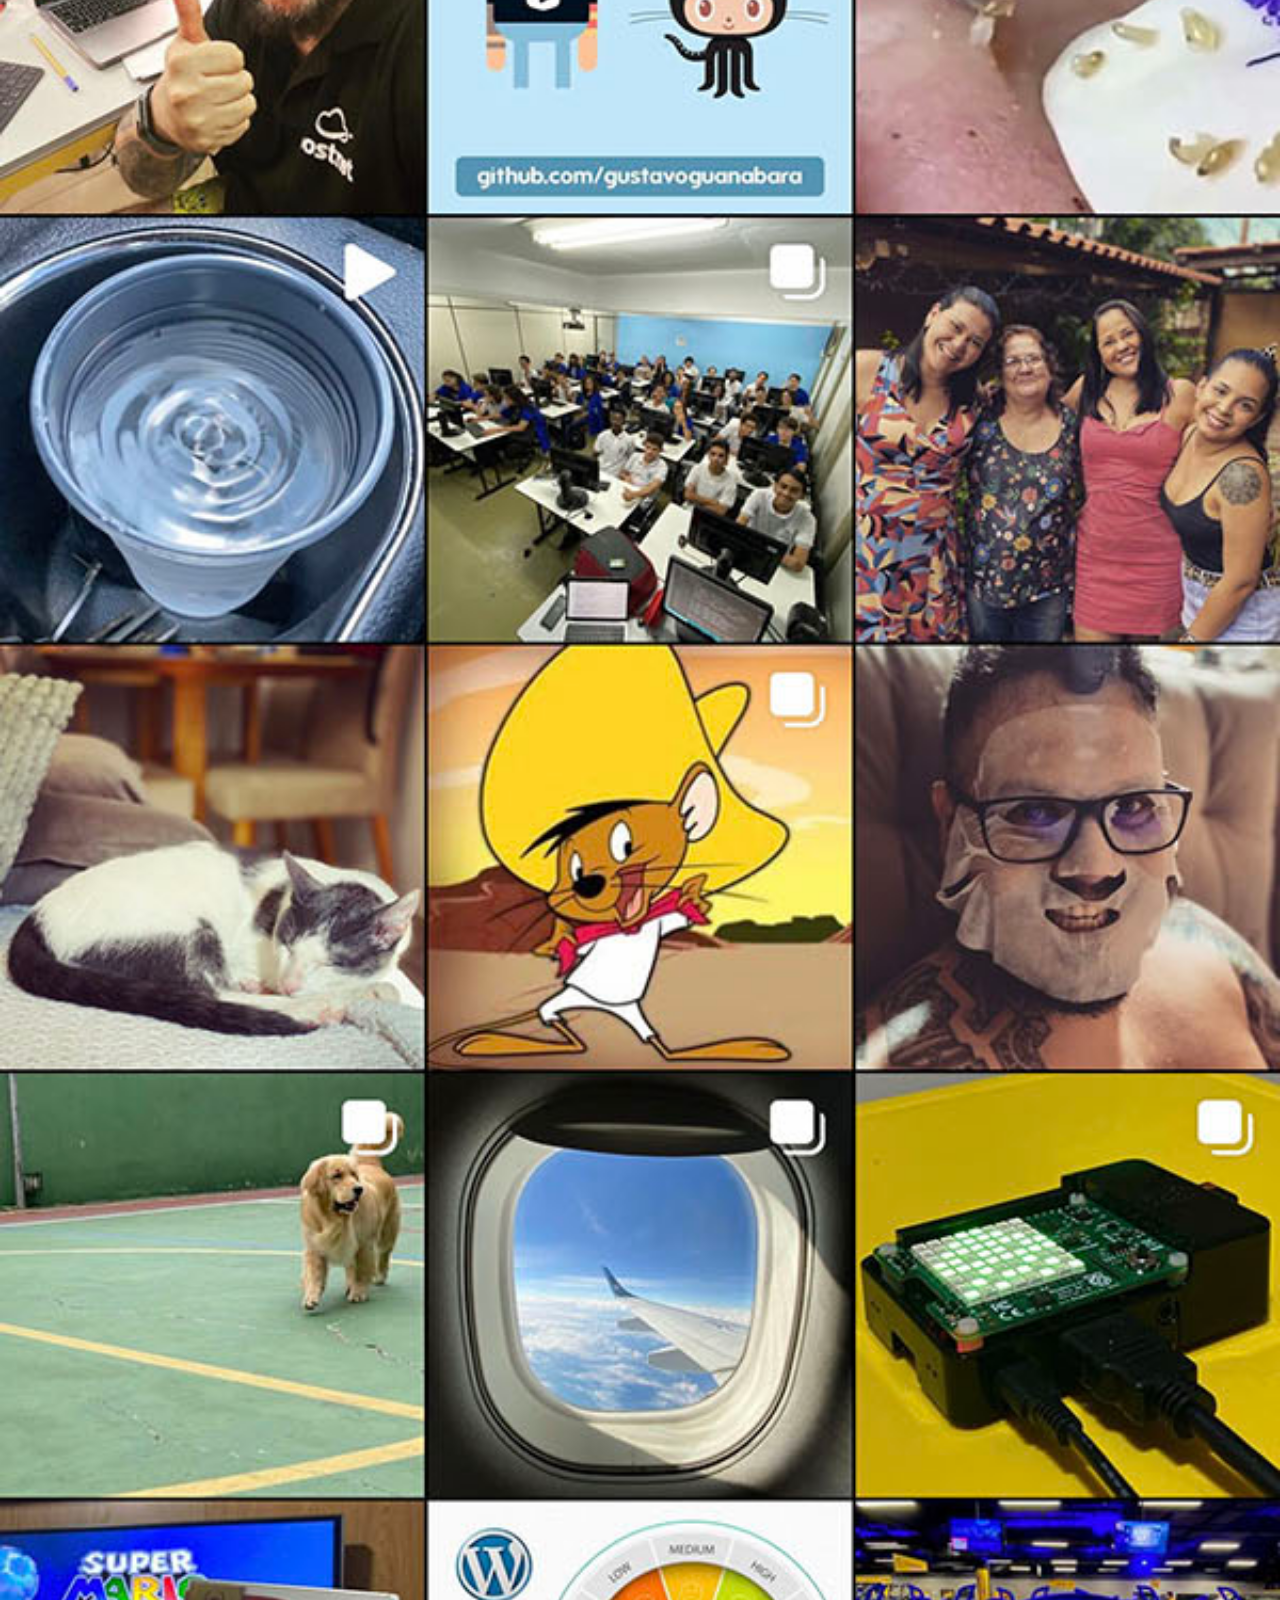
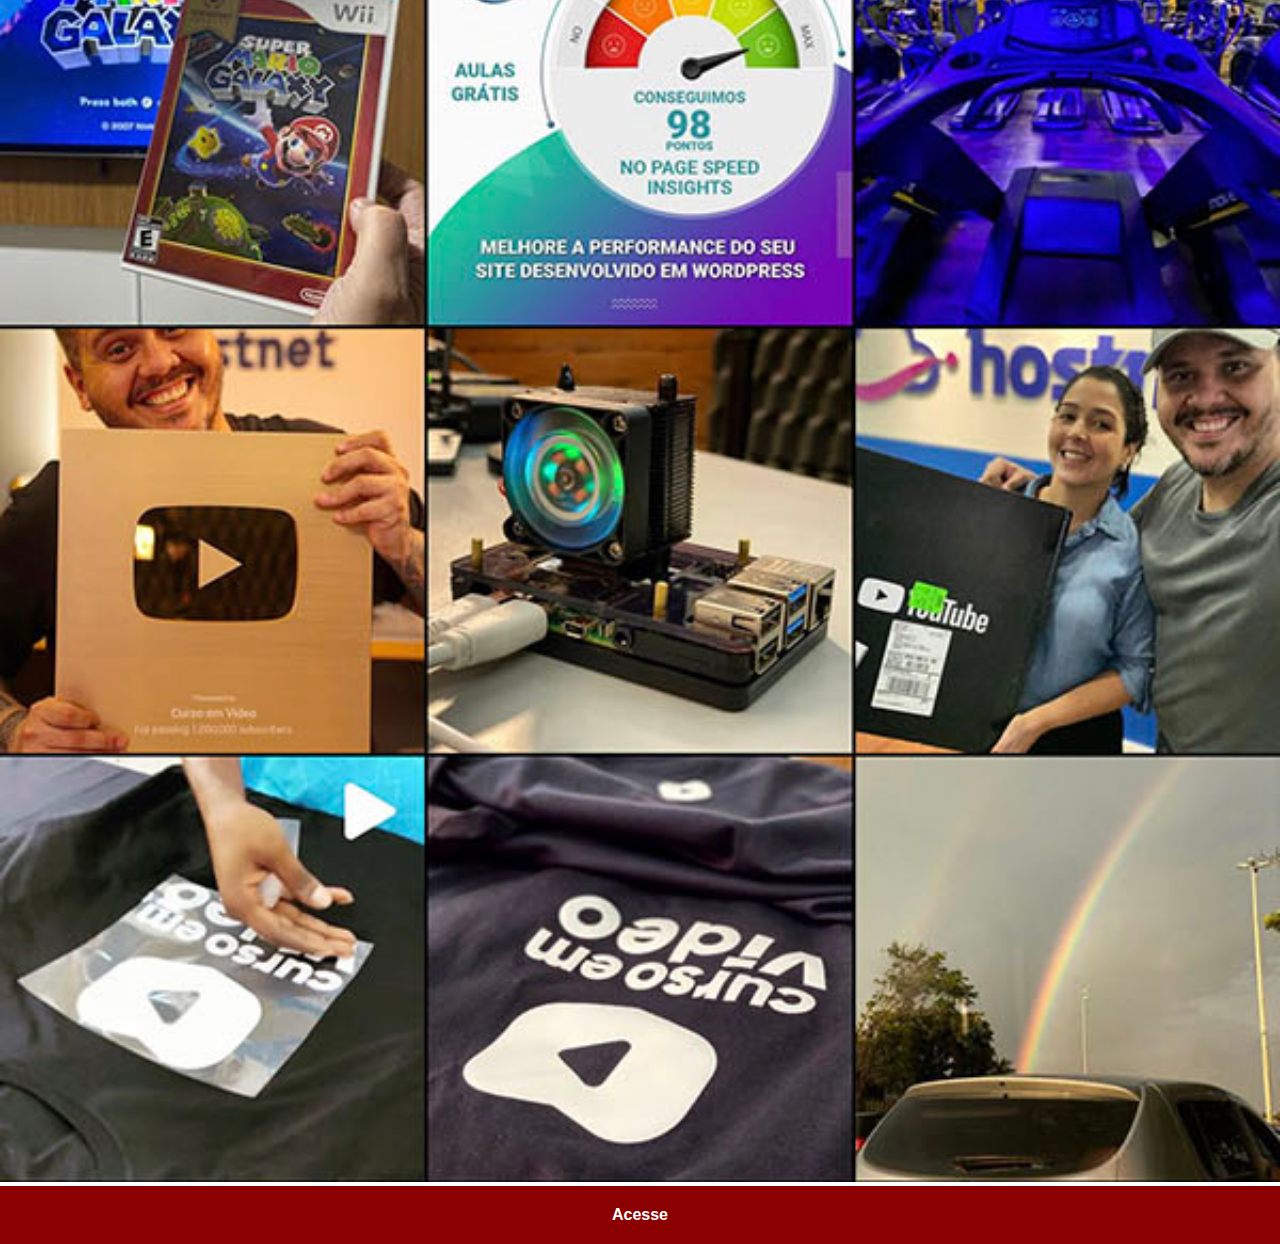
<file: instagram.html>
<!DOCTYPE html>
<html lang="en">
<head>
    <meta charset="UTF-8">
    <meta http-equiv="X-UA-Compatible" content="IE=edge">
    <meta name="viewport" content="width=device-width, initial-scale=1.0">
    <title>Instagram</title>
    <link rel="stylesheet" href="estilos/social.css">
</head>
<body>
    <img src="imagens/tela-instagram.jpg" alt="Instagram">
    <a href="https://www.instagram.com/gustavoguanabara" target="_blank">Acesse</a>
</body>
</html>
</file>
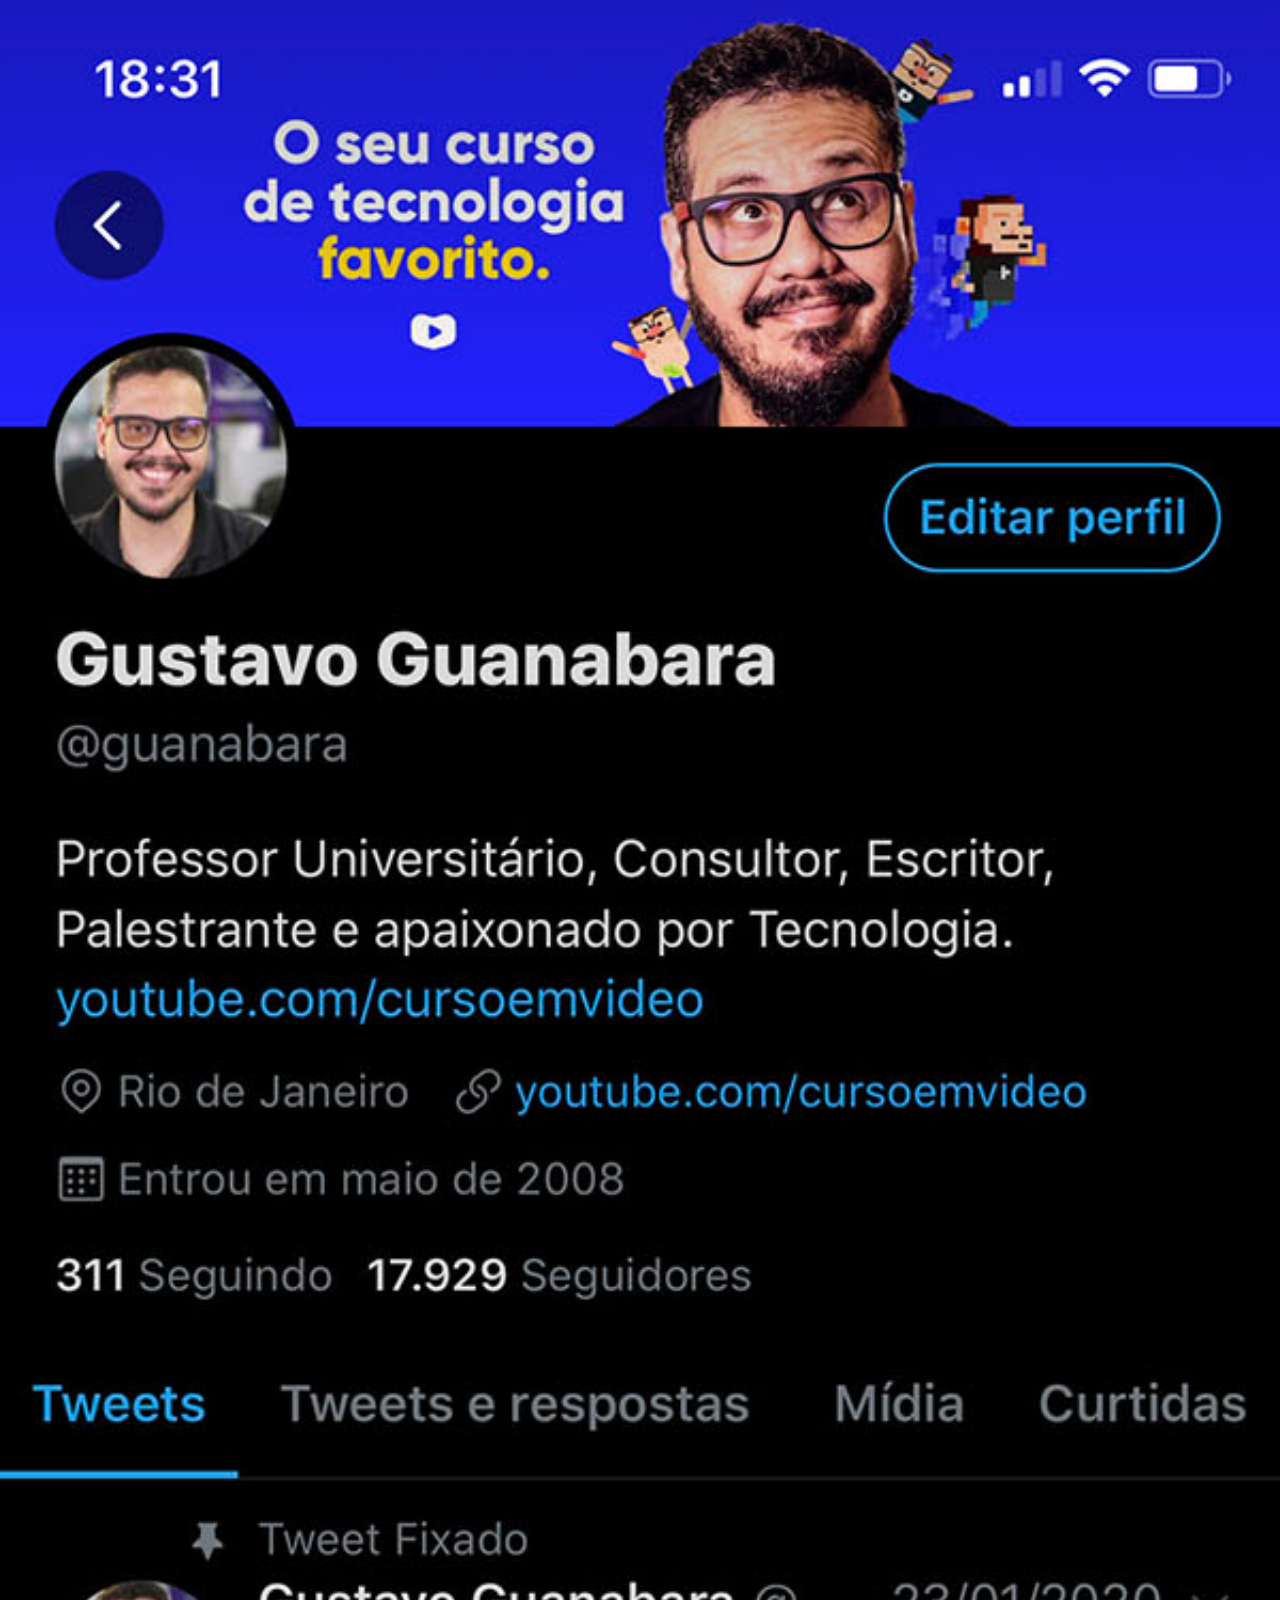
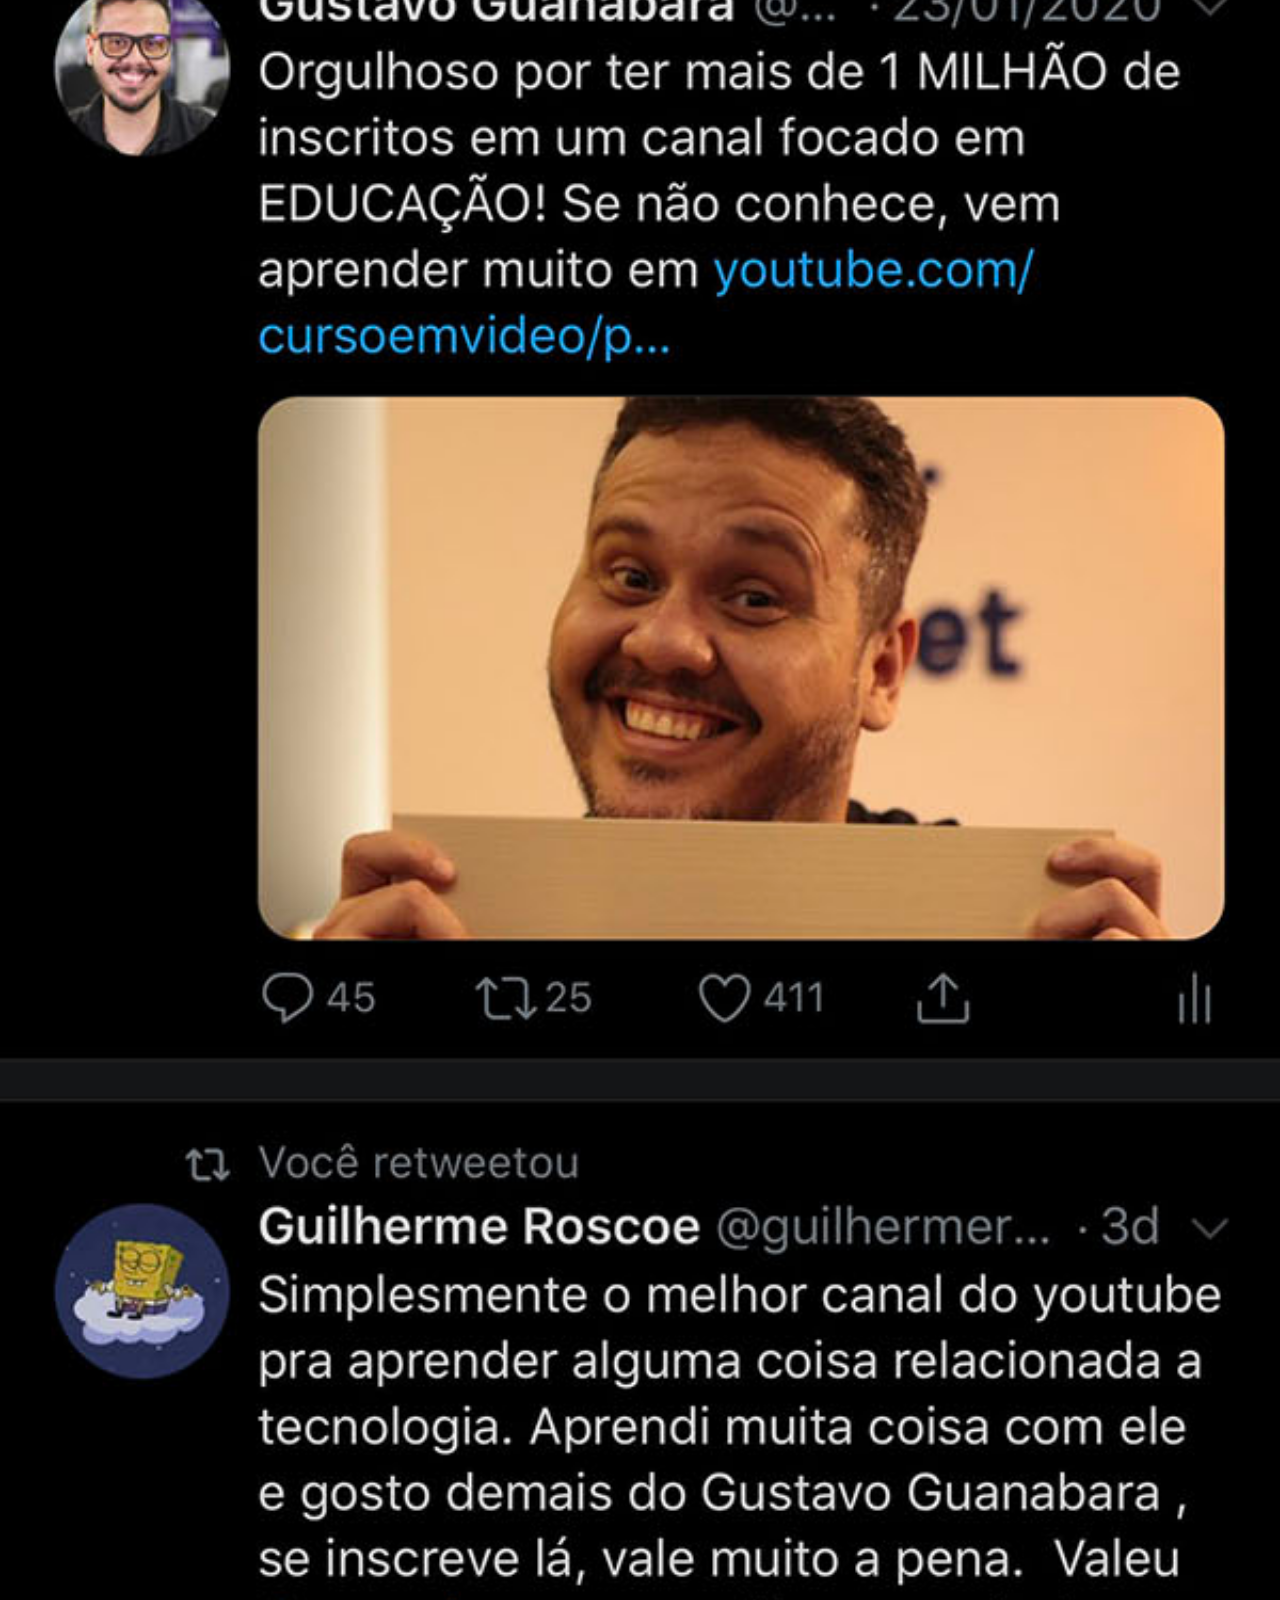
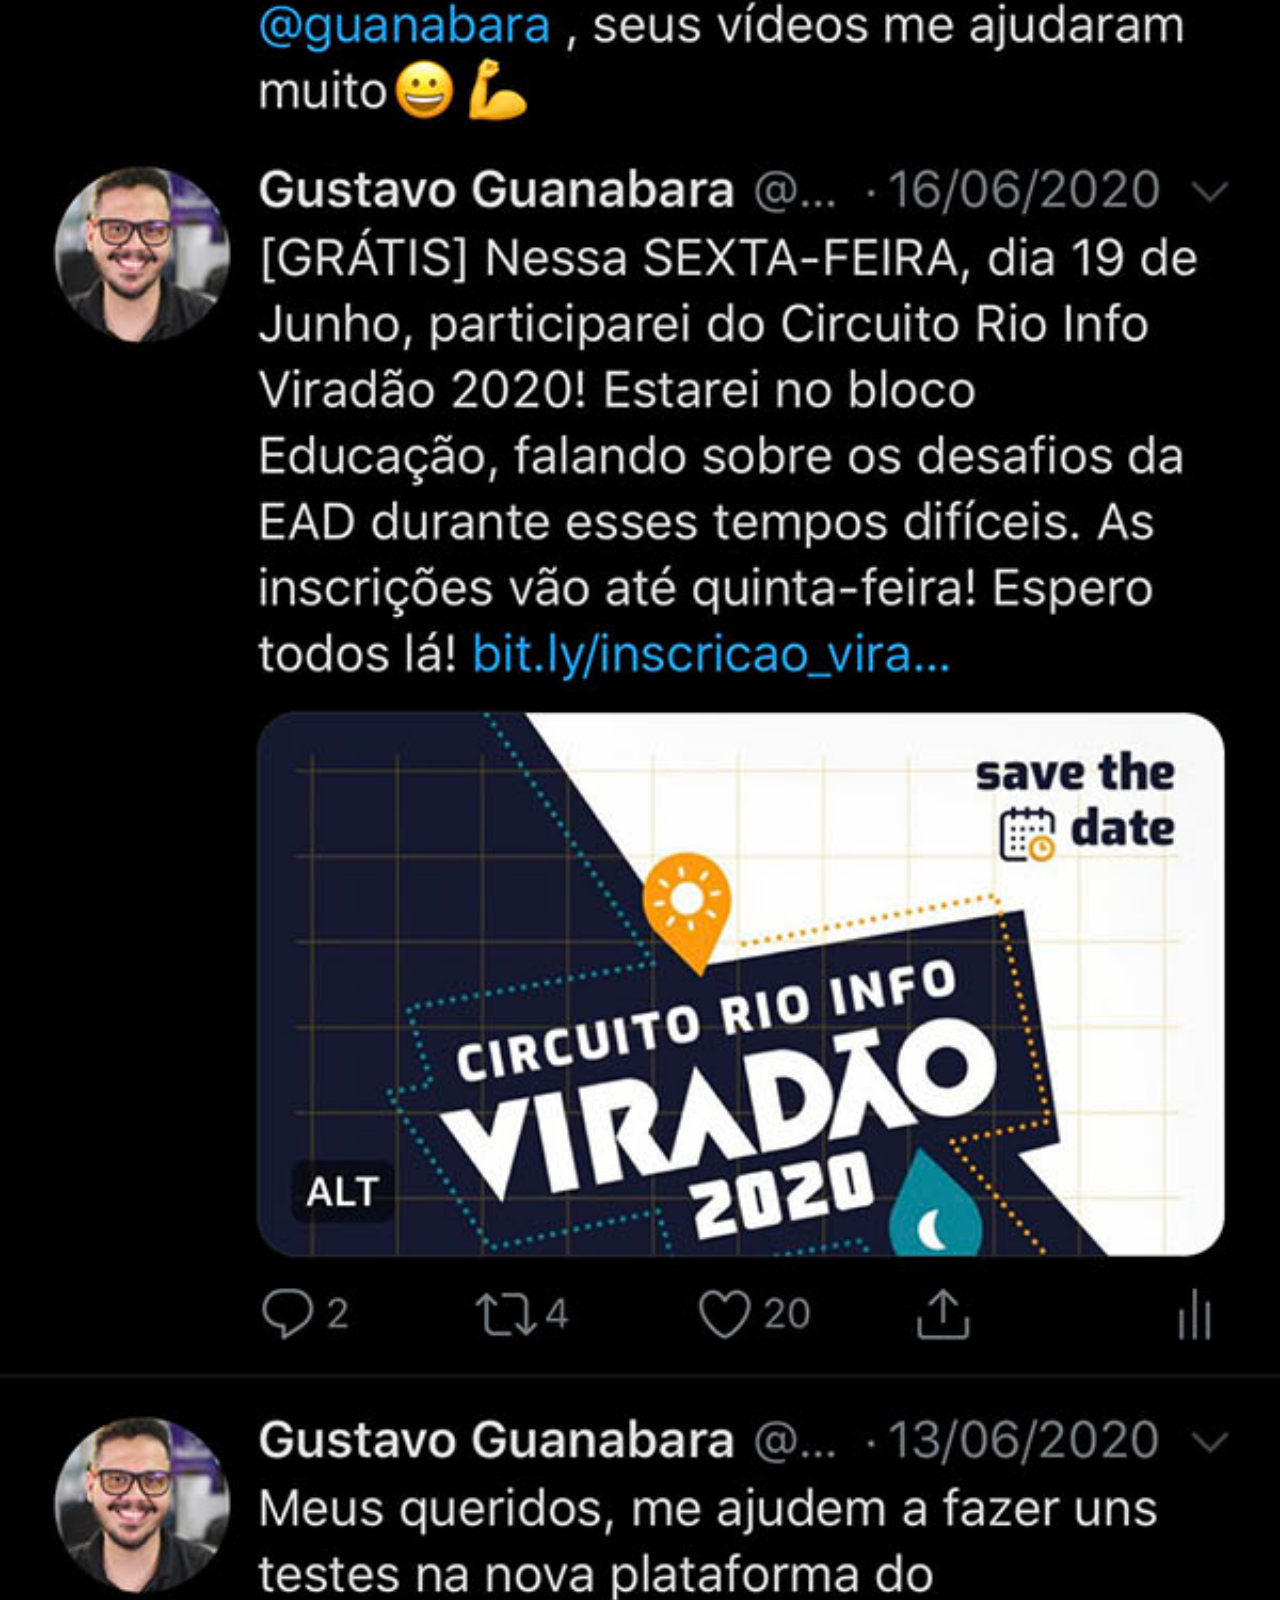
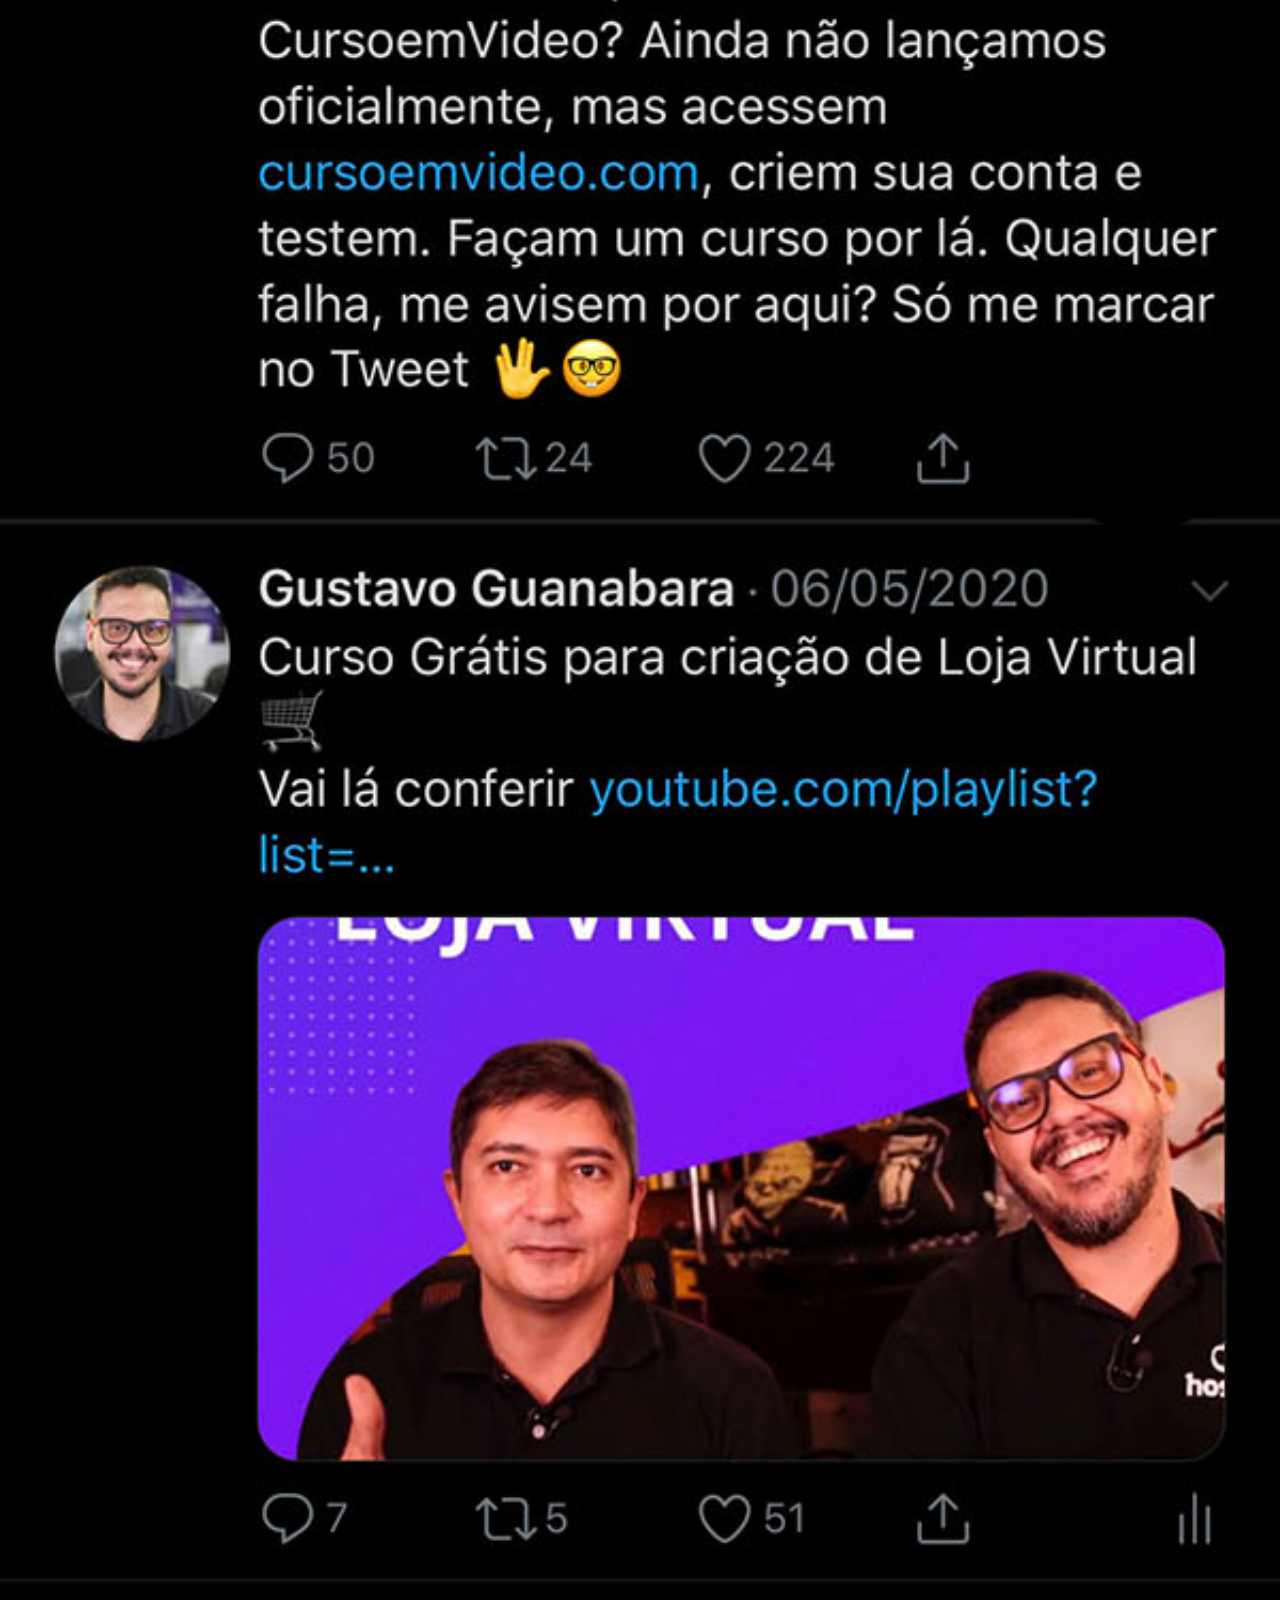
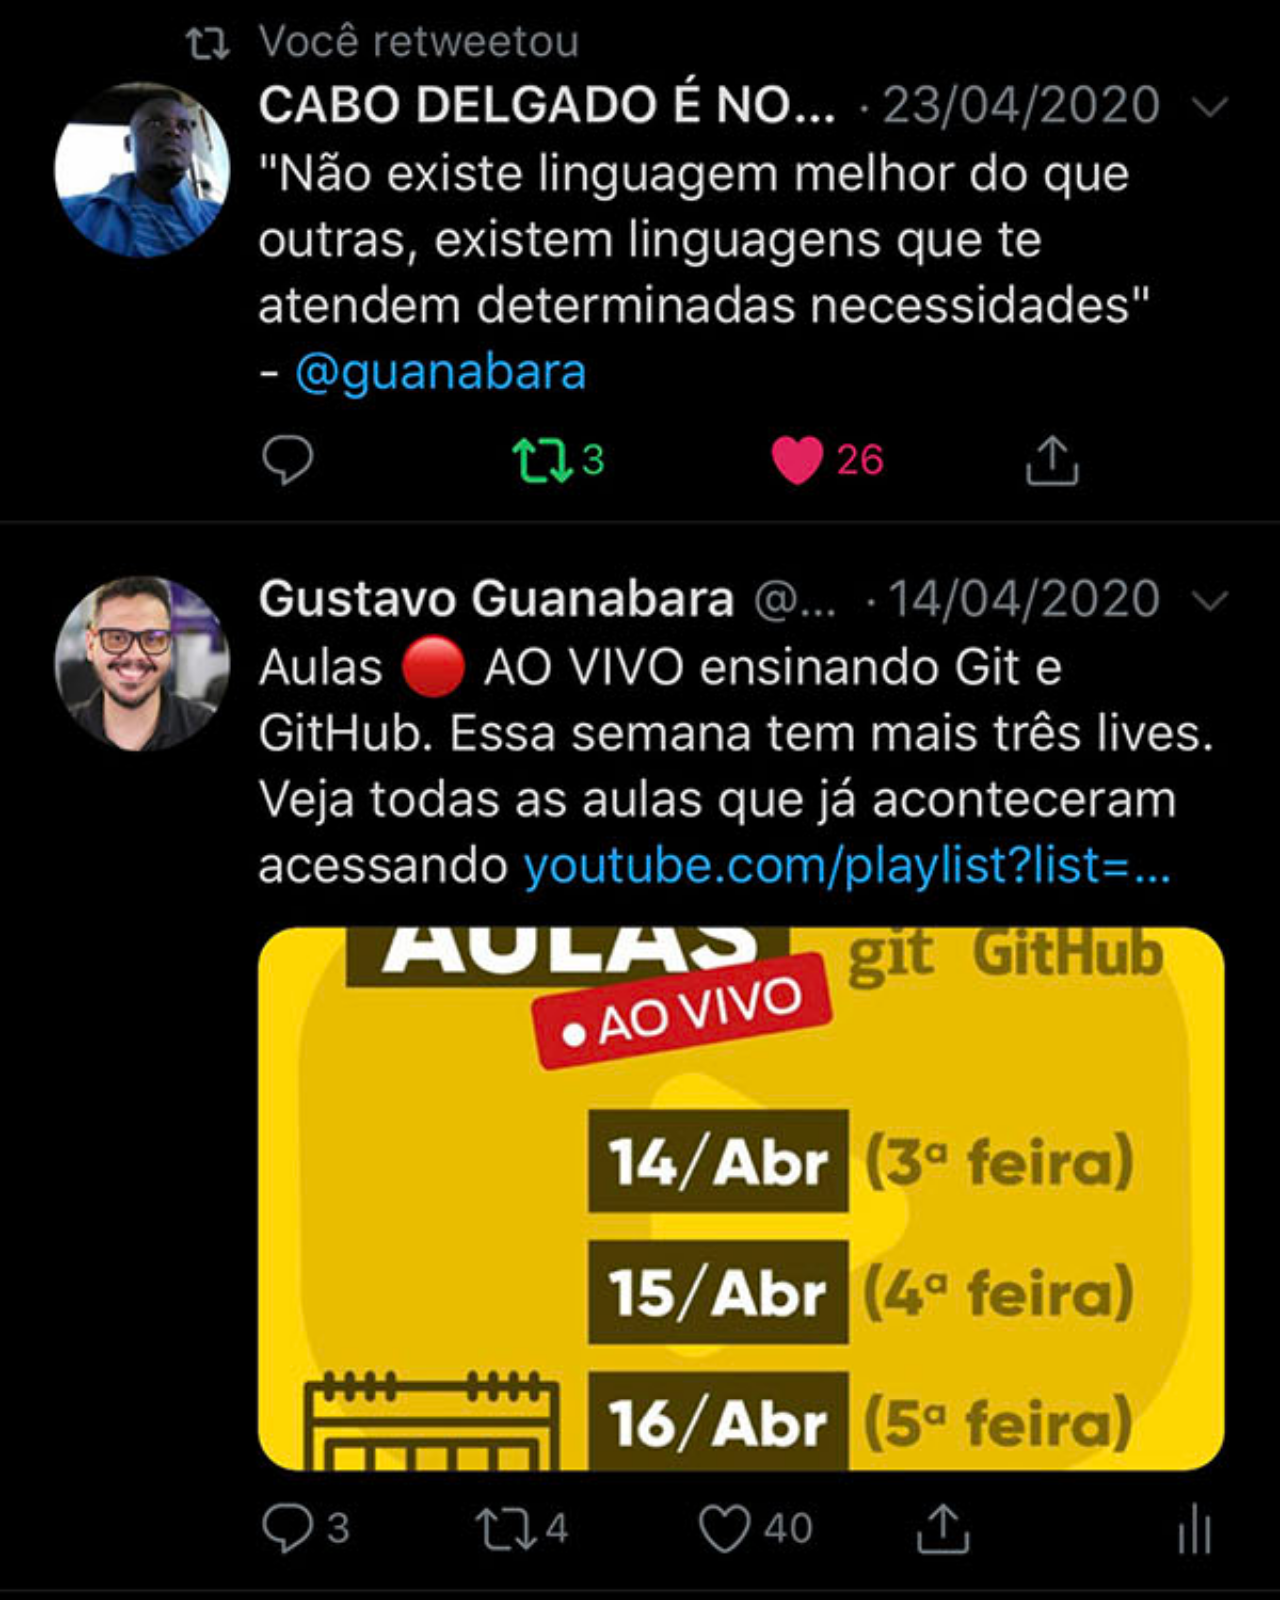
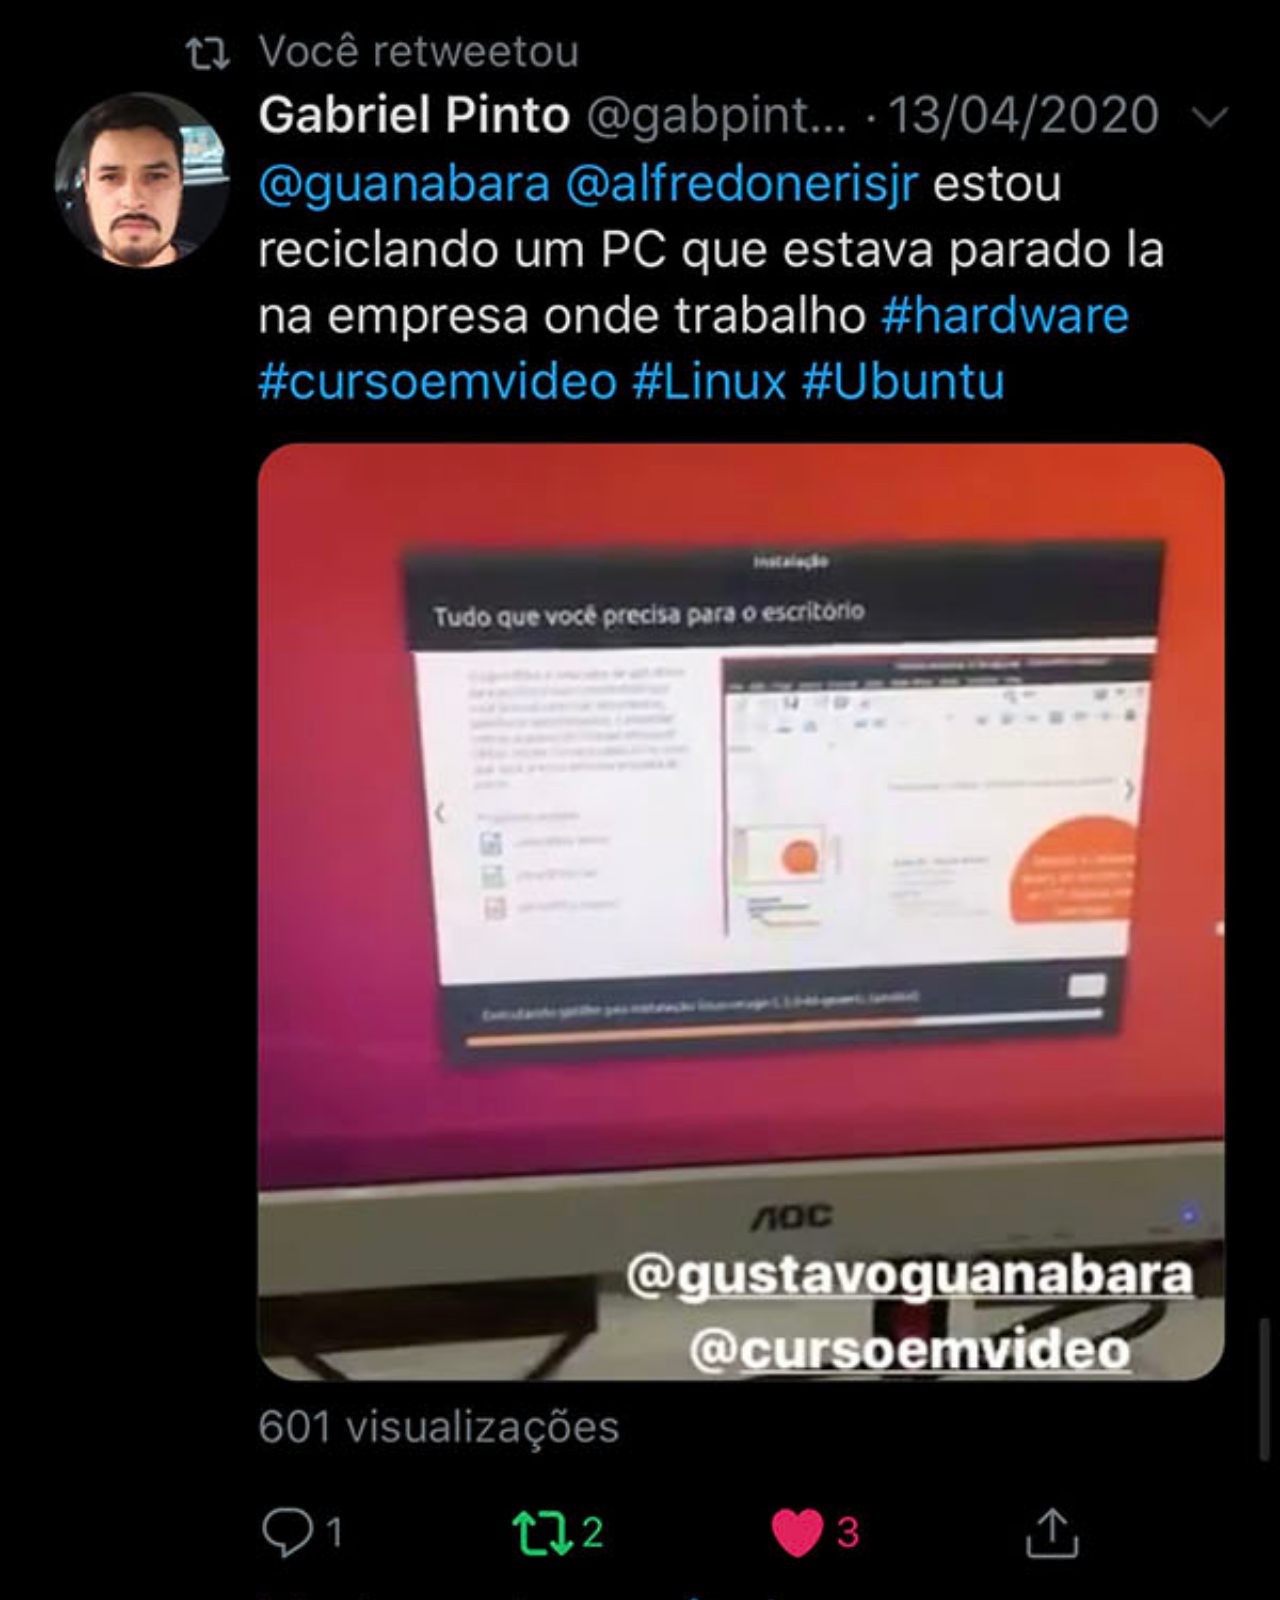
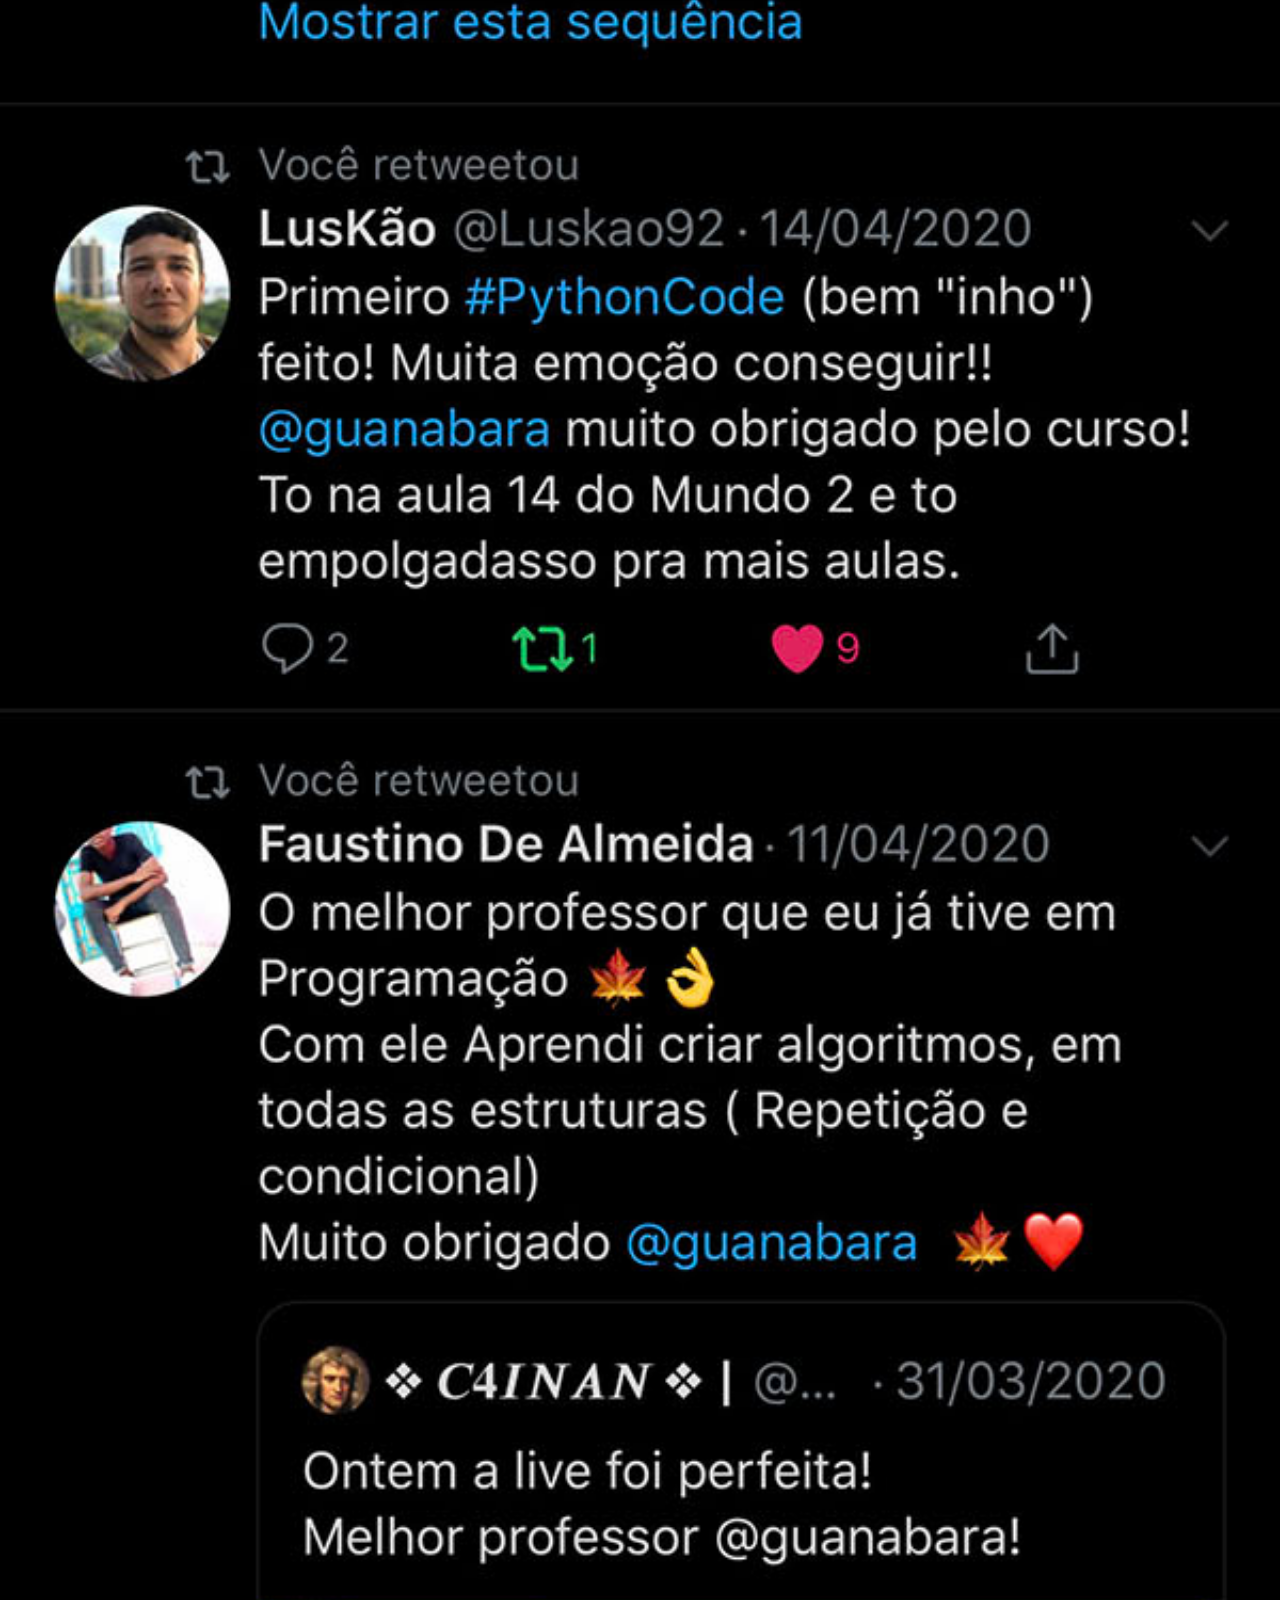
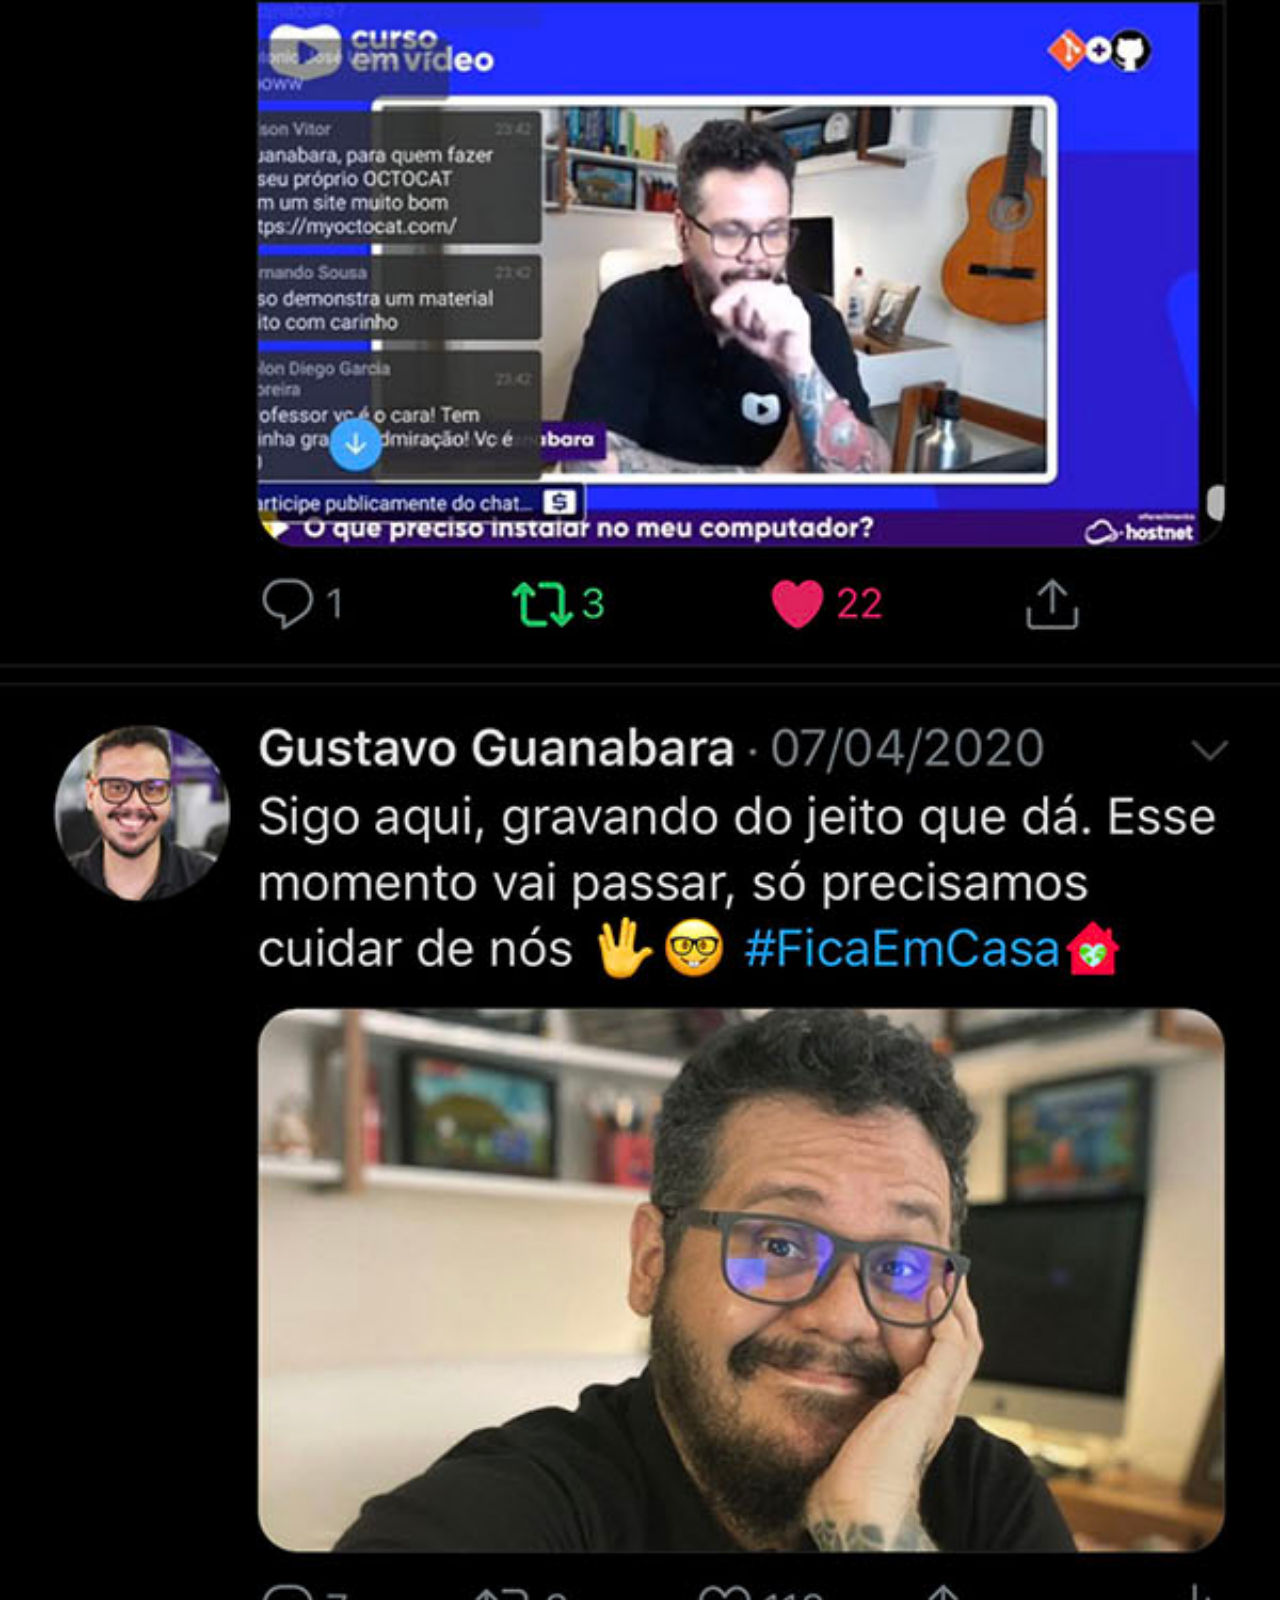
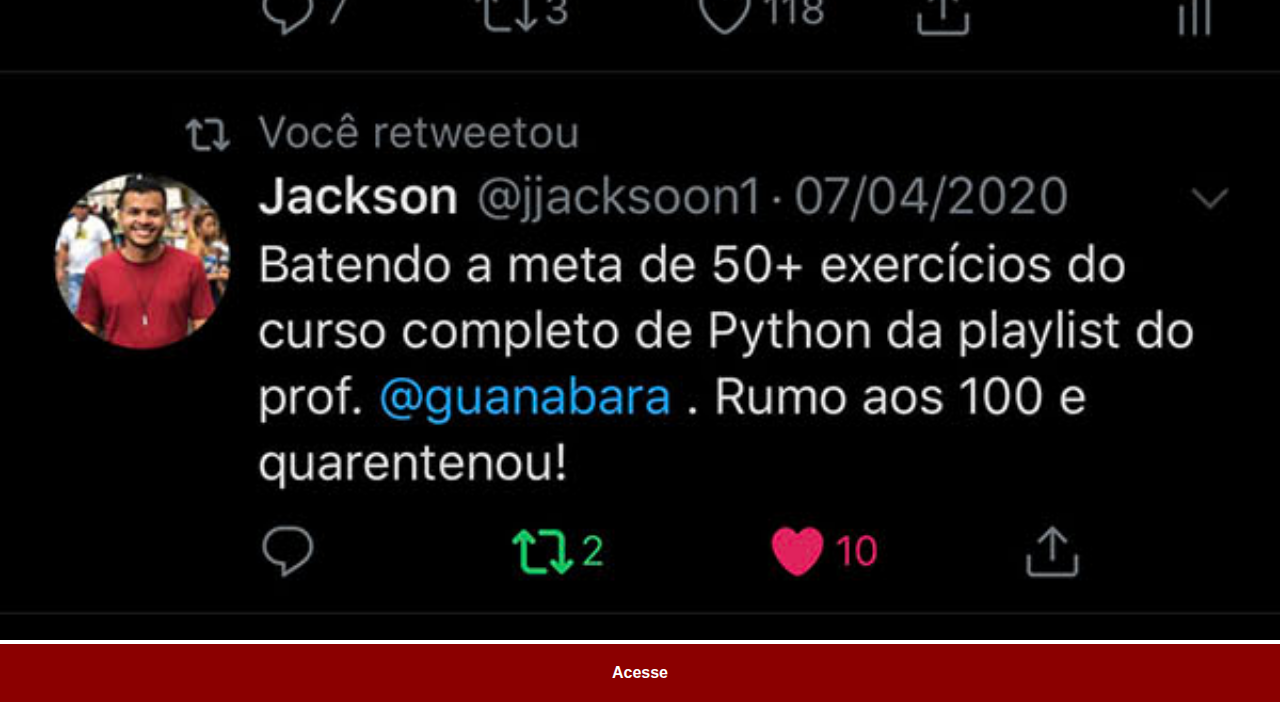
<file: twitter.html>
<!DOCTYPE html>
<html lang="en">
<head>
    <meta charset="UTF-8">
    <meta http-equiv="X-UA-Compatible" content="IE=edge">
    <meta name="viewport" content="width=device-width, initial-scale=1.0">
    <title>Twitter</title>
    <link rel="stylesheet" href="estilos/social.css">
</head>
<body>
    <img src="imagens/tela-twitter.jpg" alt="Twitter">
    <a href="https://www.twitter.com/guanabara" target="_blank">Acesse</a>
</body>
</html>
</file>
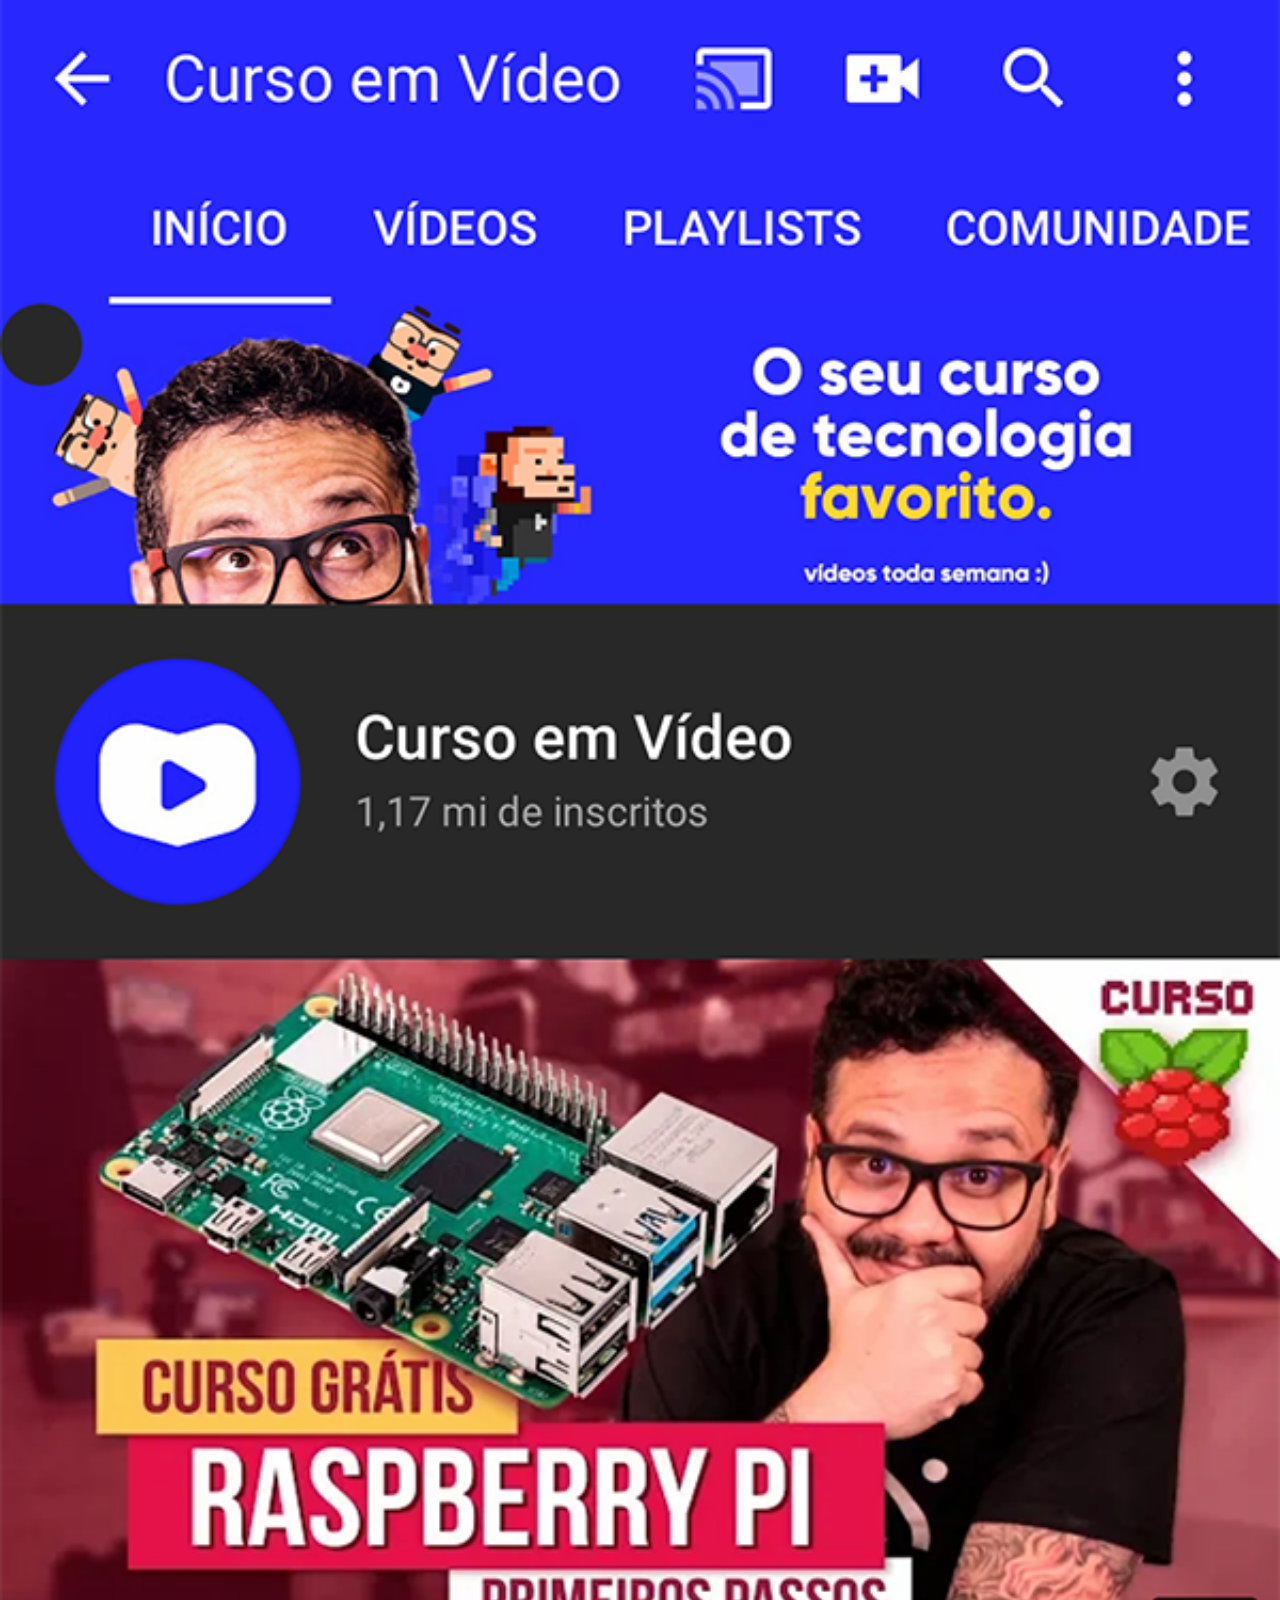
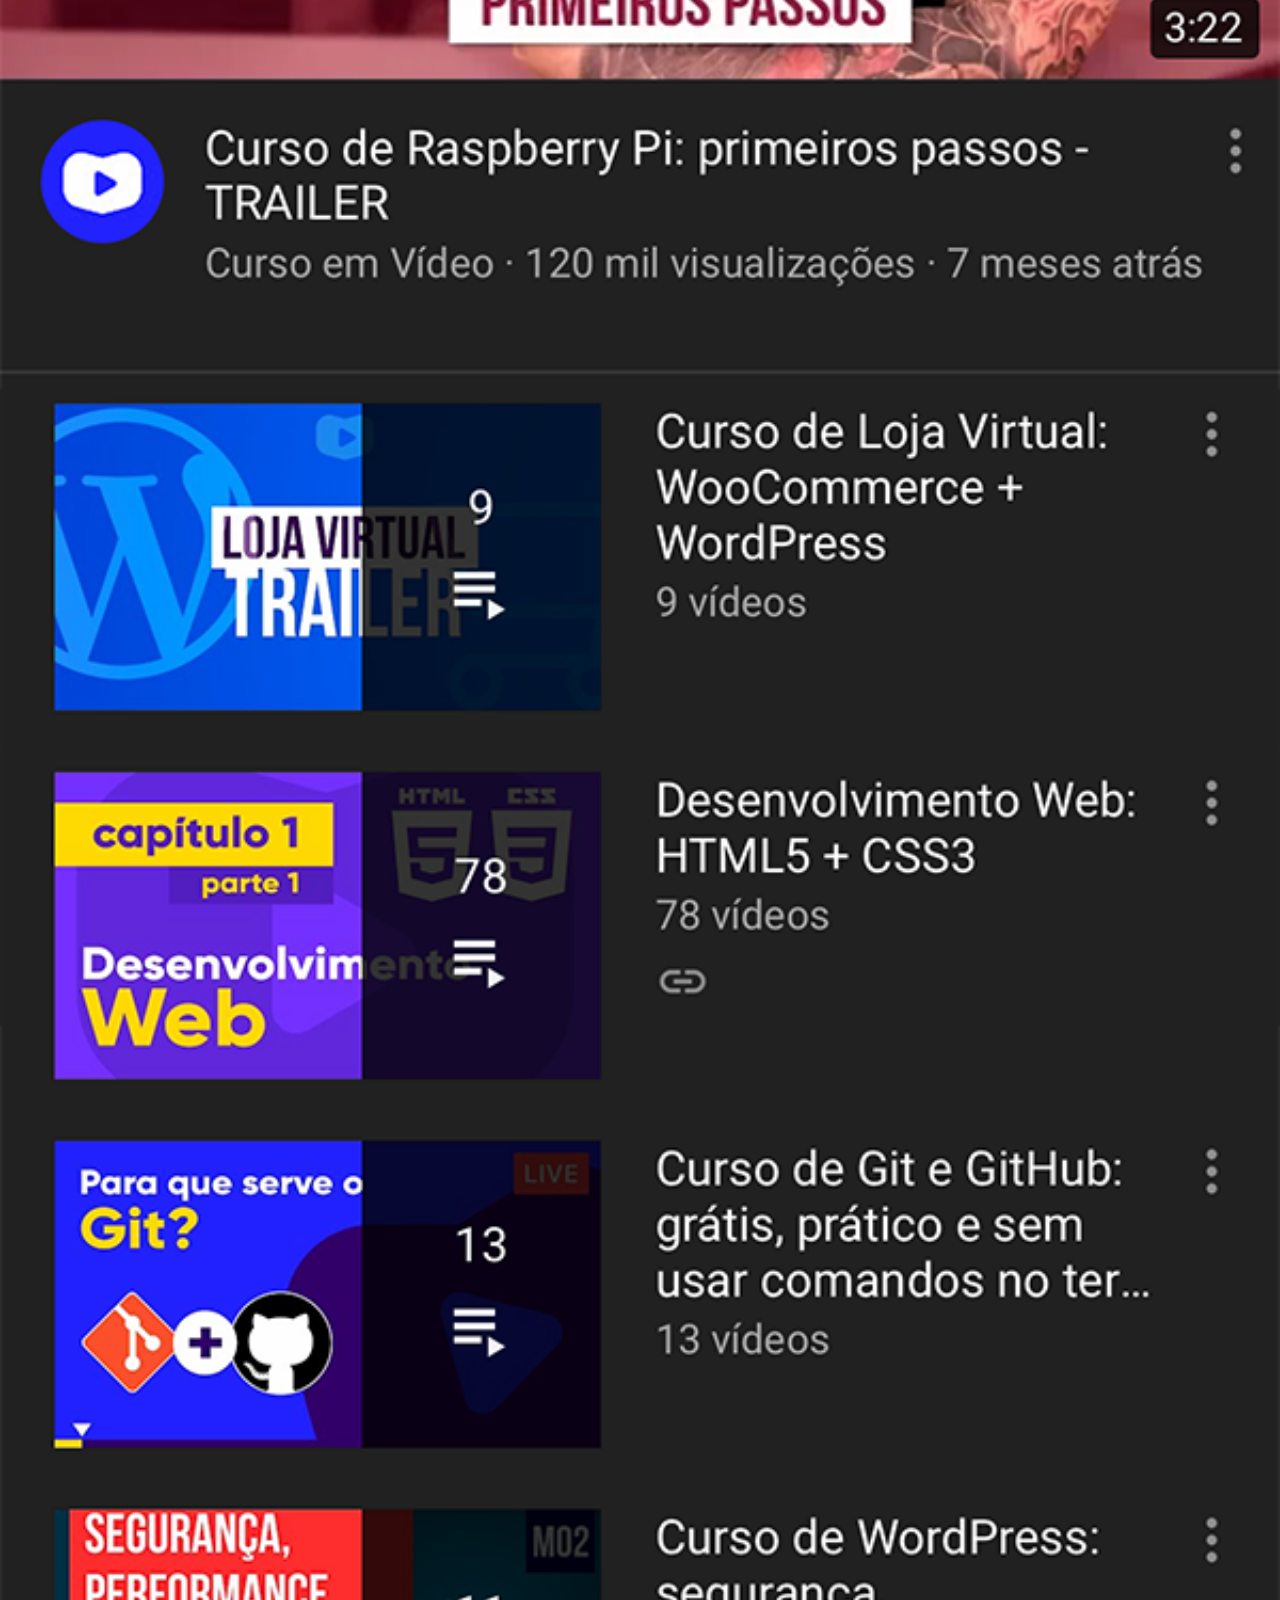
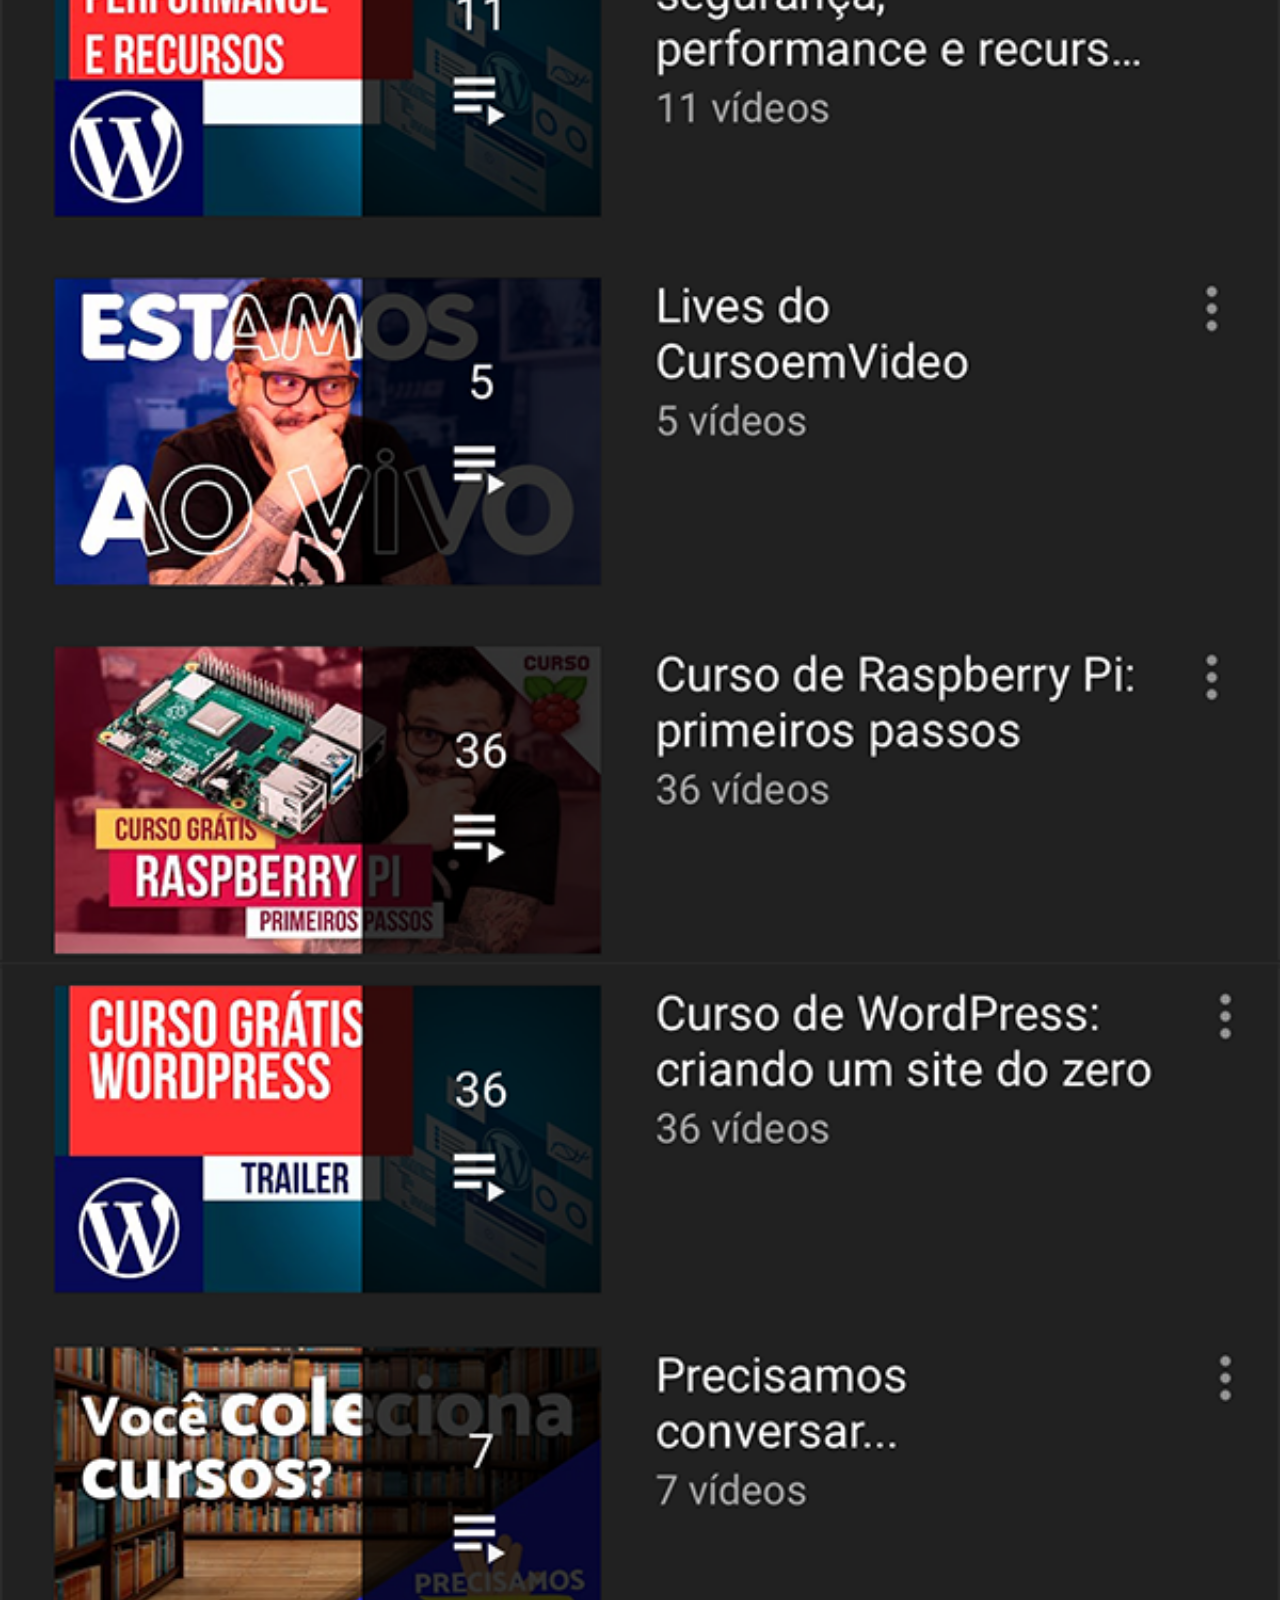
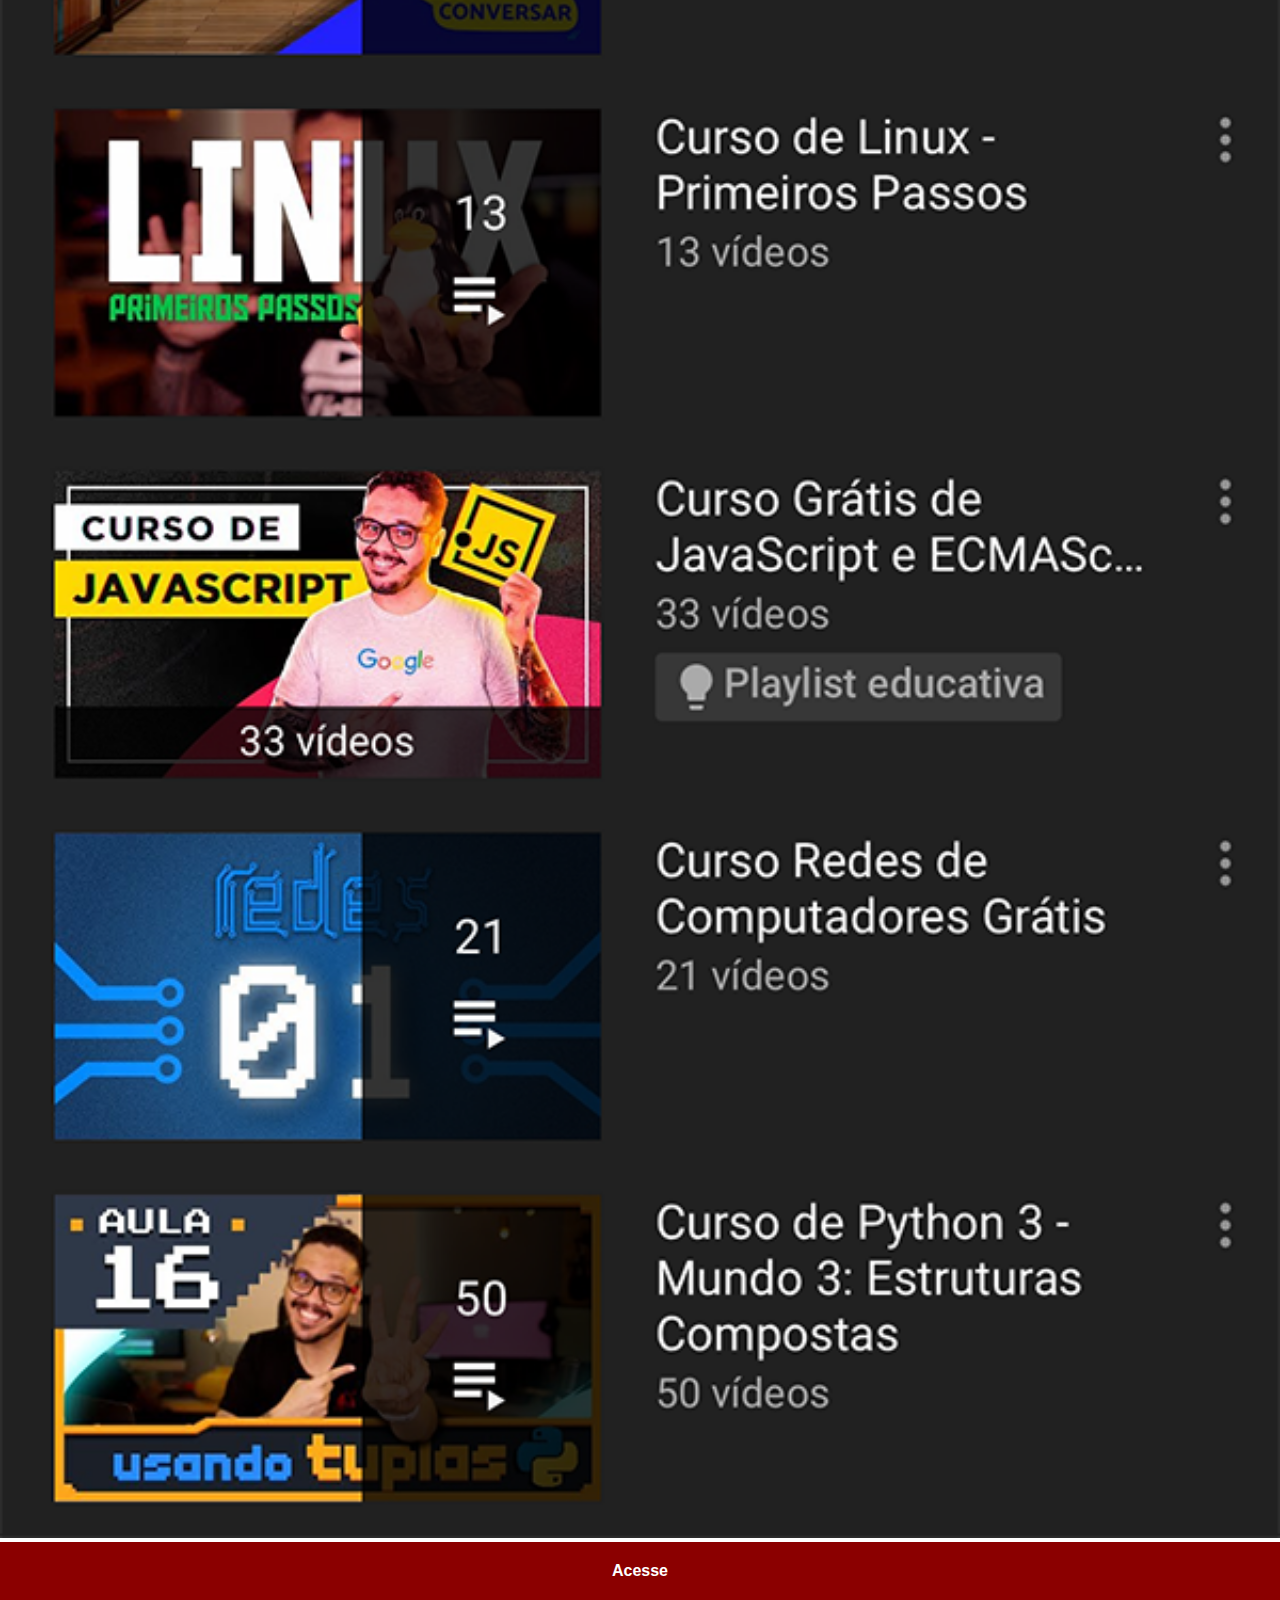
<file: youtube.html>
<!DOCTYPE html>
<html lang="en">
<head>
    <meta charset="UTF-8">
    <meta http-equiv="X-UA-Compatible" content="IE=edge">
    <meta name="viewport" content="width=device-width, initial-scale=1.0">
    <title>Youtube</title>
    <link rel="stylesheet" href="estilos/social.css">
</head>
<body>
    <img src="imagens/tela-youtube.png" alt="Youtube">
    <a href="https://www.youtube.com/c/CursoemVídeo/playlists" target="_blank">Acesse</a>
</body>
</html>
</file>
<file: estilos/style.css>
@charset "UTF-8";

* {
    margin: 0px;
    padding: 0px;
    font-family: Arial, Helvetica, sans-serif;
}

html, body {
    height: 100vh;
    width: 100vw;
    background-color: black;
}

body {
    background: url('../imagens/fundo-madeira.jpg') no-repeat top center;
    background-size: cover;
    background-attachment: fixed;
}

main {
    position: relative;
    height: 100vh;
}

section#telefone {
    position: absolute;
    top: 50%;
    left: 50%;
    transform: translate(-50%, -50%);

    height: 627px;
    width: 311px;
    background: url('../imagens/frame-iphone.png') no-repeat;
}

iframe#tela {
    position: relative;
    top: 80px;
    left: 22px;
    width: 267px;
    height: 471px;
}

section#redes-sociais {
    text-align: right;
}

section#redes-sociais img {
    width: 50px;
    margin: 10px;
    position: flex;
    border-radius: 50%;
    box-shadow: 2px 2px 5px rgba(0, 0, 0, 0.400);
    box-sizing: border-box;
}

section#redes-sociais img:hover {
    border: 2px solid white;
    transform: translate(-3px, -3px);
    box-shadow: 5px 5px 10px rgba(0, 0, 0, 0.623);
    transition: transform .3s, border 1s;
}
</file>
<file: estilos/social.css>
@charset "UTF-8";

* {
    margin: 0;
    padding: 0;
    font-family: Arial, Helvetica, sans-serif;
}

::-webkit-scrollbar {
    width: 0px;
    height: 0px;
}

img {
    width: 100vw;

}

a {
    display: block;
    background-color: darkred;
    padding: 20px;
    text-align: center;
    font-weight: bolder;
    text-decoration: none;
    color: white;
}

a:hover {
    background-color: red;
    
}
</file>
